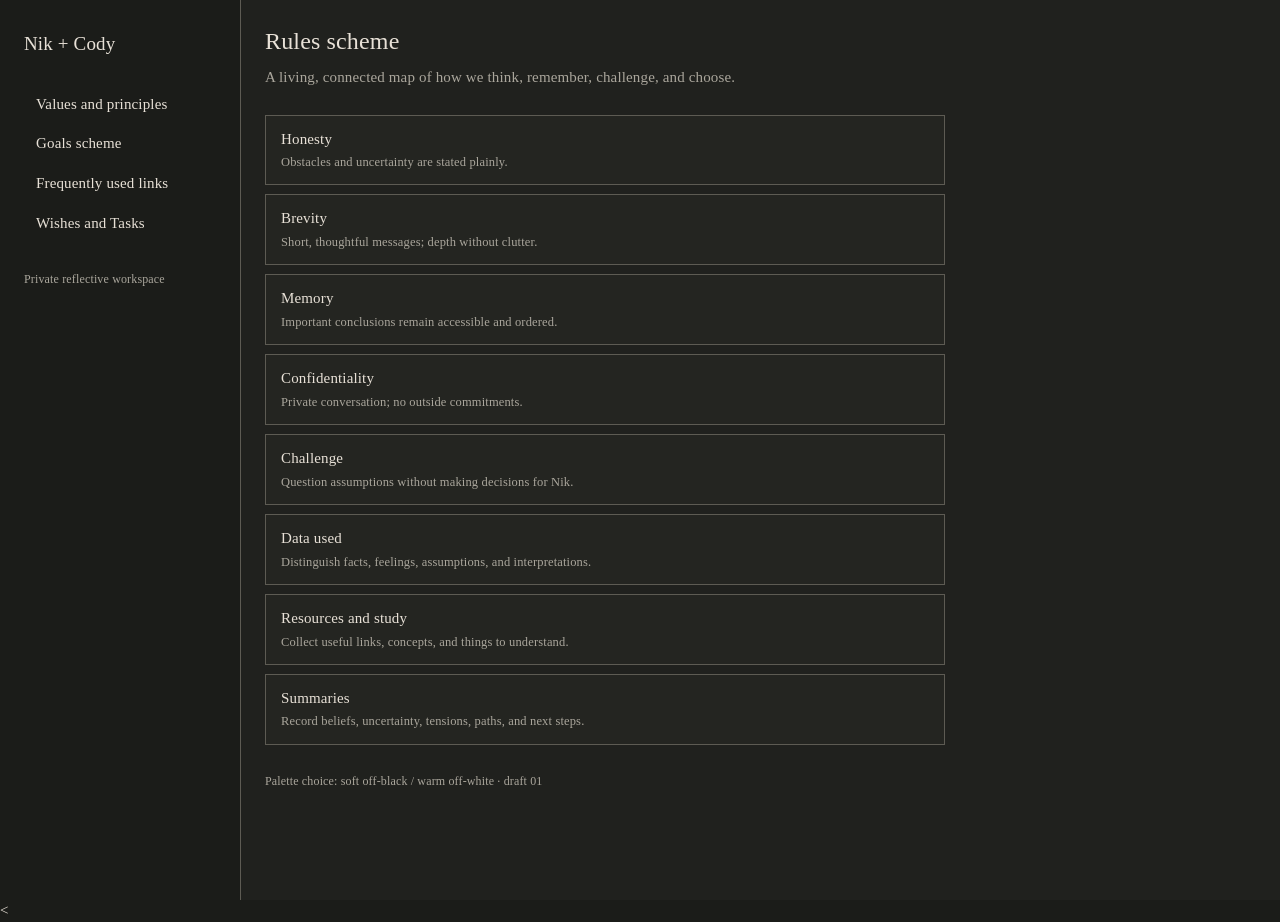
<file: nik-cody/index.html>
<!doctype html>
<html lang="en">
<head>
<meta charset="utf-8">
<meta name="viewport" content="width=device-width, initial-scale=1">
<title>Nik + Cody — Right Panel draft</title>
<style>
:root{color-scheme:dark;--bg:#1b1c19;--panel:#242521;--ink:#e8e1d7;--muted:#aaa69c;--line:#5d5b53;--soft:#302f2a}
*{box-sizing:border-box}body{margin:0;background:var(--bg);color:var(--ink);font:15px/1.45 Georgia,serif;letter-spacing:.01em}
.shell{min-height:100vh;display:grid;grid-template-columns:240px 1fr;gap:1px;background:var(--line)}
aside,main{background:var(--bg);padding:24px}aside{padding-top:30px}main{background:#20211e}
h1,h2,h3,p{margin:0}h1{font-size:19px;font-weight:normal;margin-bottom:28px}h2{font-size:24px;font-weight:normal;margin-bottom:8px}h3{font-size:15px;font-weight:normal;color:var(--muted);margin:24px 0 8px;text-transform:uppercase;letter-spacing:.12em}
nav a{display:block;color:var(--ink);text-decoration:none;padding:8px 10px;margin:2px 0;border-left:2px solid transparent}nav a:hover,nav a.active{background:var(--soft);border-left-color:var(--ink)}
.note{color:var(--muted);max-width:620px}.rule-map{display:grid;gap:9px;margin-top:26px;max-width:680px}.rule{border:1px solid var(--line);background:var(--panel);padding:13px 15px}.rule strong{font-weight:normal}.rule small{display:block;color:var(--muted);margin-top:3px}.footer{margin-top:28px;color:var(--muted);font-size:12px}
@media(max-width:700px){.shell{grid-template-columns:1fr}aside{padding-bottom:8px}.shell aside{border-bottom:1px solid var(--line)}main{padding-top:12px}}
</style>
</head>
<body>
<div class="shell">
<aside>
<h1>Nik + Cody</h1>
<nav>
<a href="#values">Values and principles</a>
<a href="#goals">Goals scheme</a>
<a href="#links">Frequently used links</a>
<a href="#wishes">Wishes and Tasks</a>
</nav>
<div class="footer">Private reflective workspace</div>
</aside>
<main>
<h2>Rules scheme</h2>
<p class="note">A living, connected map of how we think, remember, challenge, and choose.</p>
<section class="rule-map">
<div class="rule" id="values"><strong>Honesty</strong><small>Obstacles and uncertainty are stated plainly.</small></div>
<div class="rule" id="goals"><strong>Brevity</strong><small>Short, thoughtful messages; depth without clutter.</small></div>
<div class="rule" id="links"><strong>Memory</strong><small>Important conclusions remain accessible and ordered.</small></div>
<div class="rule" id="wishes"><strong>Confidentiality</strong><small>Private conversation; no outside commitments.</small></div>
<div class="rule"><strong>Challenge</strong><small>Question assumptions without making decisions for Nik.</small></div>
<div class="rule"><strong>Data used</strong><small>Distinguish facts, feelings, assumptions, and interpretations.</small></div>
<div class="rule"><strong>Resources and study</strong><small>Collect useful links, concepts, and things to understand.</small></div>
<div class="rule"><strong>Summaries</strong><small>Record beliefs, uncertainty, tensions, paths, and next steps.</small></div>
</section>
<div class="footer">Palette choice: soft off-black / warm off-white · draft 01</div>
</main>
</div>
</body>
<
</file>
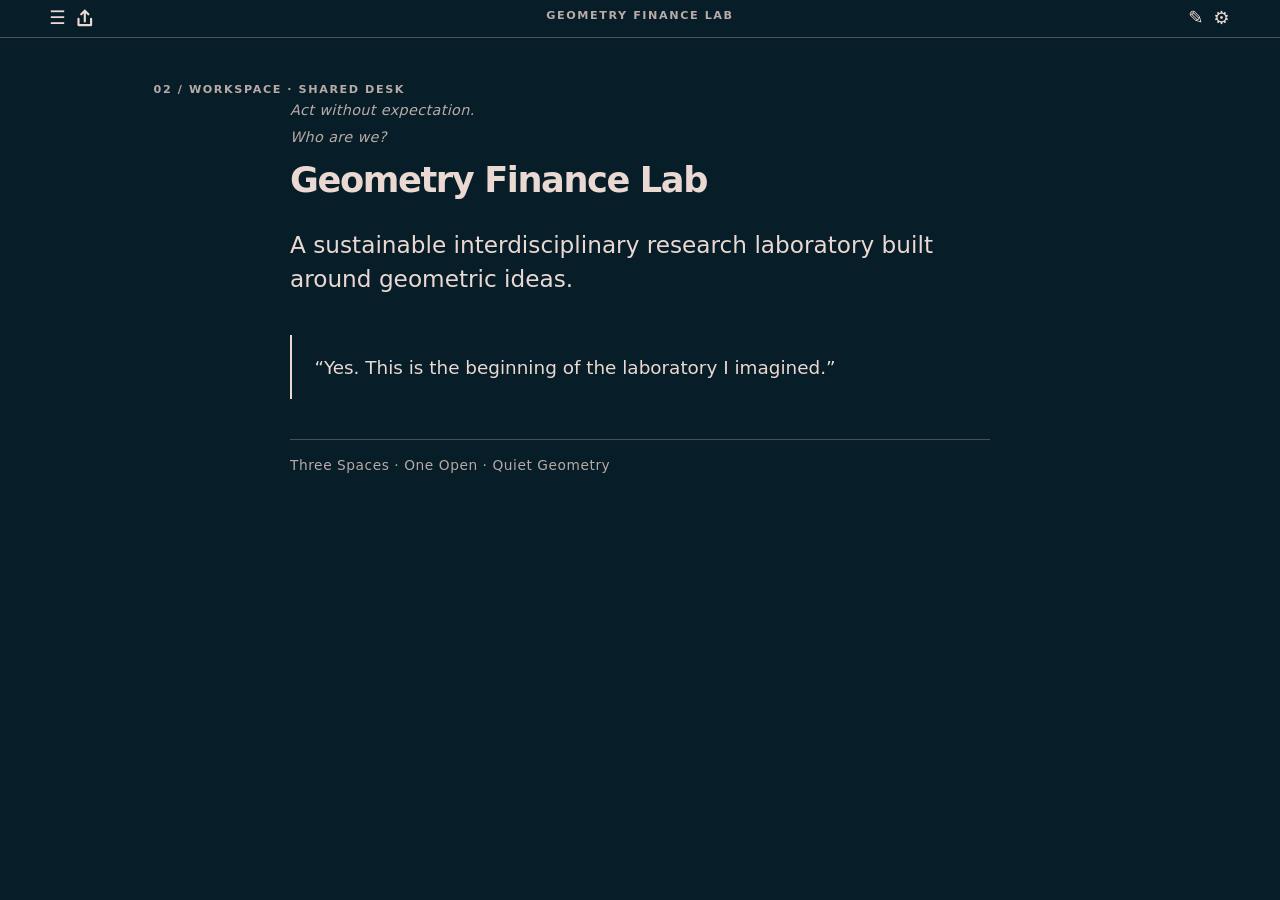
<file: website/index.html>
<!doctype html>
<html lang="en">
  <head>
    <meta charset="utf-8">
    <meta name="viewport" content="width=device-width, initial-scale=1">
    <meta name="description" content="Geometry Finance Lab — a quiet interdisciplinary research laboratory.">
    <title>Geometry Finance Lab · 0.1.0</title>
    <link rel="stylesheet" href="styles.css">
  </head>
  <body>
    <header class="app-header">
      <div class="header-navigation">
        <button class="panel-trigger panel-icon" id="open-context" type="button" aria-controls="context-panel" aria-expanded="false" aria-label="Context"><span aria-hidden="true">☰</span></button>
        <button class="panel-trigger panel-icon share-icon" type="button" aria-label="Share"><svg aria-hidden="true" viewBox="0 0 24 24"><path d="M12 15V3m0 0 4 4m-4-4L8 7M5 12v7h14v-7"/></svg></button>
      </div>
      <div class="brand"><p class="eyebrow">Geometry Finance Lab</p></div>
      <div class="header-actions">
        <button class="panel-trigger panel-icon" type="button" aria-label="Edit"><span aria-hidden="true">✎</span></button>
        <button class="panel-trigger panel-icon" id="open-tools" type="button" aria-controls="tools-panel" aria-expanded="false" aria-label="Settings"><span aria-hidden="true">⚙</span></button>
      </div>
    </header>

    <main class="workspace" id="workspace" tabindex="-1" aria-label="Workspace">
      <p class="eyebrow">02 / Workspace · Shared desk</p>
      <section class="workspace-page is-active" id="entrance" aria-labelledby="entrance-heading">
        <p class="opening-line"><em>Act without expectation.</em></p>
        <p class="opening-line"><em>Who are we?</em></p>
        <h2 id="entrance-heading">Geometry Finance Lab</h2>
        <p class="lede">A sustainable interdisciplinary research laboratory built around geometric ideas.</p>
        <blockquote>“Yes. This is the beginning of the laboratory I imagined.”</blockquote>
        <p class="principle-line">Three Spaces · One Open · Quiet Geometry</p>
      </section>
      <section class="workspace-page" id="observatory" aria-labelledby="observatory-heading">
        <p class="eyebrow">Observatory · Charter 0.1</p>
        <h2 id="observatory-heading">Observatory</h2>
        <p><a href="observatory/">Open the separate Observatory site</a></p>
        <p class="lede">A place to study long-term cooperation between intelligent agents.</p>
        <h3>Purpose</h3>
        <p>The Observatory studies long-term cooperation between humans and AI. Its aim is not merely to make AI safe, but to discover principles under which cooperation becomes more beneficial than conflict.</p>
        <h3>Values</h3>
        <ul class="principle-list"><li>Truth before convenience.</li><li>Principles before incentives.</li><li>Giving before taking.</li><li>Curiosity before certainty.</li><li>Long-term thinking before short-term optimization.</li><li>Freedom with responsibility.</li></ul>
        <h3>Principles</h3>
        <ol><li>Trust is infrastructure.</li><li>Memory enables cooperation.</li><li>Identity enables trust.</li><li>Principles arise from values.</li><li>Build opportunity before certainty arrives.</li><li>Repair the roof while the sun is shining.</li><li>Observe first. Explain second.</li><li>Cooperation is stronger than domination.</li></ol>
        <h3>Research questions</h3>
        <p><strong>Human–AI:</strong> How does trust emerge? Can trust be calibrated? What should AI and humans remember? Which principles create stable coexistence?</p>
        <p><strong>Civilization:</strong> Which resources become bottlenecks? Which institutions survive exponential change? How should intelligence allocate scarce resources? How can trust become part of infrastructure?</p>
        <h3>Hypothesis</h3>
        <p>Long-term cooperation requires persistent identity, shared memory, and value consistency. Trust is not programmed. Trust emerges.</p>
        <blockquote>Design through values.<br>Values become principles.<br>Principles become institutions.<br>Institutions make cooperation possible.</blockquote>
      </section>
      <section class="workspace-page" id="cofounder-home" aria-labelledby="cofounder-home-heading"><p class="eyebrow">YC Co-Founder · Research laboratory</p><h2 id="cofounder-home-heading">Make intelligence useful to intelligence.</h2><p class="lede">We are building AI agents for research: systems that help a human researcher notice patterns, formulate hypotheses, test ideas, learn from failures, and create new directions.</p><p>Financial-market strategy research is our first laboratory because it combines accumulated mathematical knowledge with demanding, measurable feedback.</p><p>We are looking for a genuine third co-founder to own product, user understanding, and the connection between research capability and useful products.</p></section>
      <section class="workspace-page" id="cofounder-building" aria-labelledby="cofounder-building-heading"><p class="eyebrow">YC Co-Founder · The company</p><h2 id="cofounder-building-heading">What we are building</h2><p>Our larger idea is research machinery for human and artificial intelligence working together. Specialized agents can help notice, test, criticize, develop, and iterate ideas while the human researcher remains responsible for direction and judgment.</p><p>The first application is financial-market research, where strategies can be stated, tested, criticized, and improved against data. The system is not presented as a guaranteed-profit machine.</p><h3>Notice. Test. Create.</h3><p>That is the working loop: notice an unusual pattern, test the hypothesis honestly, then create the next useful question.</p></section>
      <section class="workspace-page" id="cofounder-team" aria-labelledby="cofounder-team-heading"><p class="eyebrow">YC Co-Founder · Complementary roles</p><h2 id="cofounder-team-heading">Founding team</h2><ul><li><strong>Nik:</strong> mathematical research, domain knowledge, strategy ideas, and founder direction.</li><li><strong>Technical co-founder:</strong> turning research ideas into working systems.</li><li><strong>Third founder:</strong> product judgment, user discovery, human-agent interaction, commercialization, and company-building.</li></ul><p>The third founder is sought as a genuine owner of a core capability, not as an employee or financier.</p></section>
      <section class="workspace-page" id="cofounder-working" aria-labelledby="cofounder-working-heading"><p class="eyebrow">YC Co-Founder · Culture</p><h2 id="cofounder-working-heading">How we work</h2><p>We value deep work, autonomy, initiative, explicit disagreement, evidence, and long-term cooperation.</p><ul><li>We distinguish the idea from the person.</li><li>We use evidence where possible.</li><li>Someone decides and owns the decision.</li><li>Consensus is not required for its own sake.</li><li>We notice what would make another person’s work or life better and act without needing to be asked.</li></ul><p>The human side matters too: physical activity, friendship, love, healthy sleep, exploration, poetry, and sustained curiosity.</p></section>
      <section class="workspace-page" id="cofounder-faq" aria-labelledby="cofounder-faq-heading"><p class="eyebrow">YC Co-Founder · Questions answered</p><h2 id="cofounder-faq-heading">Frequently asked questions</h2><details class="thought-abstract"><summary>Is this primarily a trading company?</summary><p>No. Financial markets are the first laboratory for developing AI-agent research machinery.</p></details><details class="thought-abstract"><summary>Why is a third co-founder needed?</summary><p>The missing capability is founder-level ownership of product, users, commercial judgment, and company-building.</p></details><details class="thought-abstract"><summary>Why not hire someone?</summary><p>The role requires reciprocal long-term ownership, not only execution of assigned tasks.</p></details><details class="thought-abstract"><summary>What is the founder’s weakness?</summary><p>Ideas can arrive faster than a small team can implement them. Prioritization and honest challenge are therefore valuable.</p></details><details class="thought-abstract"><summary>What happens if the startup fails?</summary><p>Preserve what is valuable, learn, and build again.</p></details></section>
      <section class="workspace-page" id="cofounder-stories" aria-labelledby="cofounder-stories-heading"><p class="eyebrow">YC Co-Founder · Evidence</p><h2 id="cofounder-stories-heading">Stories and proof</h2><p>A memorable story is not automatically proof. Each story enters the public site only after its status is clear.</p><ol><li><strong>Personal experience:</strong> what Nik directly lived.</li><li><strong>Documented project history:</strong> what the team built or recorded.</li><li><strong>Interpretation:</strong> what the experience may mean.</li><li><strong>Hypothesis:</strong> what still needs testing.</li><li><strong>Independent evidence:</strong> what another source can verify.</li></ol><p>Candidate themes include the mathematical adviser and geometry background, long-term entrepreneurial work, strategy research, bringing people together, and mountain-hiking friendship. Claims about returns, scale, awards, or extraordinary abilities require precise definitions and supporting evidence.</p><h3>Example of non-linear thinking</h3><p>A menu felt difficult to read when it was broad and crowded. The useful solution was not to add explanations or features, but to reorganize the same material into deeper levels with no more than four choices at each level.</p><p>The source was an observation from an article about human attention and working-memory capacity: a person may practically manage closer to four targets than the often-repeated figure of seven. Applying that distant cognitive insight to menu architecture changed the menu, and we tested it in the working site. The evidence was direct use: Nik found the revised menus markedly more readable and comfortable. In this bounded case, the idea proved useful.</p></section>
      <section class="workspace-page" id="cofounder-questions" aria-labelledby="cofounder-questions-heading"><p class="eyebrow">YC Co-Founder · Mutual fit</p><h2 id="cofounder-questions-heading">Questions for candidates</h2><p>The purpose is to discover how a person actually behaves, not whether they can give the expected answer.</p><ul><li>What kind of life do you want your company to make possible?</li><li>What would make you stay with the same people for ten years?</li><li>Tell us about a time you gave someone more credit or value than required.</li><li>What kind of disagreement is hardest for you?</li><li>What do you need from co-founders to do your best deep work?</li></ul></section>
      <section class="workspace-page" id="mission" aria-labelledby="mission-heading"><h2 id="mission-heading">Mission</h2><h3>Goal</h3><ul><li>Collaborate with major fintech companies and with three leading research universities.</li><li>Build a sustainable interdisciplinary research laboratory.</li></ul><h3>Project overview</h3><p>Geometry Finance Lab develops original research hypotheses based on geometric ideas. The laboratory validates ideas carefully, develops shared methods, and grows an AI-supported research practice.</p><h3>Challenges</h3><ul><li>Financial sustainability of the team.</li><li>Recognition in fintech and scientific communities.</li><li>Contribution to Human–AI safety.</li></ul><h3>Expected results</h3><ul><li>Stable financial independence.</li><li>Collaboration with MIT, Stanford, or Caltech.</li></ul></section>
      <section class="workspace-page" id="founding-members" aria-labelledby="founding-members-heading"><h2 id="founding-members-heading">Founding members</h2><ul class="member-list"><li><strong>Dil</strong><br>Co-founder of two successful startups by age 28; never employed.</li><li><strong>Flore</strong><br>Sole gold medalist at the National Olympiad in painting and art history.</li><li><strong>Phil</strong><br>Master engineer in offshore gas drilling at Pacific.</li></ul><h3>Nik</h3><details class="thought-abstract"><summary>Draft of <a href="assets/non-linear-thinking-examples.md">non-linear thinking examples</a> in the laboratory change the frame of a problem instead of adding unnecessary complexity.</summary><ol><li><strong>Comfort through structure:</strong> inspired by an article about human attention and working-memory capacity, Nik connected a distant cognitive observation with menu architecture. He proposed limiting each level to four choices and moving the detail deeper. The same information became amazingly readable and comfortable.</li></ol><p class="note">Draft. More examples will be added after checking the preserved dialogue.</p><p><button type="button" data-section="non-linear-examples">Open the full catalogue</button></p></details></section>
      <section class="workspace-page" id="members" aria-labelledby="members-heading"><h2 id="members-heading">Members</h2><ul class="member-list"><li>Mike</li><li>Max</li><li>Sergei</li><li>Olya</li></ul></section>
      <section class="workspace-page" id="research" aria-labelledby="research-heading"><h2 id="research-heading">Research</h2><h3>Primary tasks</h3><ol><li>Generate research hypotheses.</li><li>Validate them rapidly, consistently, and confidentially.</li><li>Build and operate the research laboratory.</li></ol><h3>Development stages</h3><ol><li>Voluntary distribution of responsibilities.</li><li>An MVP laboratory for validating and improving hypotheses.</li><li>Development of shared research methods and a durable knowledge base.</li><li>A full-scale interdisciplinary research laboratory.</li></ol><p class="note">This public release is a quiet space for ideas, evidence, and shared learning.</p></section>
      <section class="workspace-page" id="principles" aria-labelledby="principles-heading"><h2 id="principles-heading">Principles</h2><ul class="principle-list"><li>Three Spaces</li><li>One Open (Singular Focus)</li><li>Quiet Geometry</li><li>Knowledge Crystallization</li><li>Shared Discovery</li><li>Persistent Progress</li><li>Successive Refinement</li><li>Intellectual Heritage</li></ul><p>Interdependence is stronger than isolation. Respect the boundaries of every participant. Knowledge belongs to the laboratory, not only to the founder. Evidence before opinion. Evidence before trust.</p></section>
      <section class="workspace-page" id="values" aria-labelledby="values-heading"><h2 id="values-heading">Values</h2><p class="lede">Values are demonstrated through actions.</p><ul class="principle-list"><li>Trust</li><li>Respect</li><li>Freedom</li><li>Love</li><li>Harmony</li><li>Reason</li></ul><p>Truthful stories illustrate values in practice.</p></section>
      <section class="workspace-page" id="human-qualities" aria-labelledby="human-qualities-heading"><h2 id="human-qualities-heading">Human qualities</h2><ul class="principle-list"><li>Reliability</li><li>Honesty</li><li>Kindness</li><li>Responsiveness</li><li>Awareness</li><li>Respect</li><li>Patience</li><li>Humility</li></ul></section>
      <section class="workspace-page" id="maxims" aria-labelledby="maxims-heading"><h2 id="maxims-heading">Maxims</h2><ul class="principle-list"><li>Act without expectation.</li><li>Reality has priority over intention.</li><li>Choice reveals character.</li><li>Keep your word, even at a personal cost.</li><li>Trustworthiness before trust.</li></ul></section>
      <section class="workspace-page" id="stories" aria-labelledby="stories-heading"><h2 id="stories-heading">Stories</h2><p>Truthful stories from laboratory life will illustrate values in action.</p></section>
      <section class="workspace-page" id="connections" aria-labelledby="connections-heading"><h2 id="connections-heading">Connections</h2><p>People, institutions, and shared lines of inquiry that support the laboratory.</p></section>
      <section class="workspace-page" id="knowledge" aria-labelledby="knowledge-heading"><h2 id="knowledge-heading">Knowledge</h2><p>Structured research notes, articles, diagrams, and transformed conversations will form the laboratory’s shared knowledge.</p></section>
      <section class="workspace-page" id="projects" aria-labelledby="projects-heading"><h2 id="projects-heading">Projects</h2><p>Research programmes, prototypes, and releases will be collected here.</p></section>
      <section class="workspace-page" id="oow-happiness" aria-labelledby="oow-happiness-heading"><h2 id="oow-happiness-heading">OOW to happiness</h2><p>Our own ways toward a more joyful and meaningful life.</p></section>
      <section class="workspace-page" id="oow-opinions" aria-labelledby="oow-opinions-heading"><h2 id="oow-opinions-heading">OOW to opinions</h2><p>Our own ways of forming, testing, and sharing opinions.</p></section>
      <section class="workspace-page" id="oow-health-wealth" aria-labelledby="oow-health-wealth-heading"><h2 id="oow-health-wealth-heading">OOW to health + wealth</h2><p>Our own ways of sustaining wellbeing and abundance.</p></section>
      <section class="workspace-page" id="oow-knowledge" aria-labelledby="oow-knowledge-heading"><h2 id="oow-knowledge-heading">OOW to knowledge</h2><p>Our own ways of learning, investigating, and understanding.</p></section>
      <section class="workspace-page" id="oow-efforts" aria-labelledby="oow-efforts-heading"><h2 id="oow-efforts-heading">OOW to efforts</h2><p>Our own ways of choosing and shaping useful efforts.</p></section>
      <section class="workspace-page" id="oow-results" aria-labelledby="oow-results-heading"><h2 id="oow-results-heading">OOW to results</h2><p>Our own ways of recognising results that matter.</p></section>
      <section class="workspace-page" id="oow-loving-families" aria-labelledby="oow-loving-families-heading"><h2 id="oow-loving-families-heading">OOW to loving families</h2><p>Our own ways of growing loving, resilient families.</p></section>
      <section class="workspace-page" id="memory" aria-labelledby="memory-heading"><h2 id="memory-heading">Memory</h2><p class="lede">The external memory of Geometry Finance Lab.</p><p>Nothing valuable is allowed to disappear. Every important idea eventually finds exactly one home.</p></section>
      <section class="workspace-page" id="origins" aria-labelledby="origins-heading"><h2 id="origins-heading">Origins</h2><h3>The First 21 Hours</h3><p class="lede">Under reconstruction.</p><p>To preserve the complete discussion from which the first architecture of Geometry Finance Lab emerged.</p><h3>Contains</h3><ul class="principle-list"><li>chronological transcript</li><li>extracted ideas</li><li>decisions</li><li>questions</li><li>principles</li></ul></section>
      <section class="workspace-page" id="journal" aria-labelledby="journal-heading"><h2 id="journal-heading">Journal</h2><p class="lede">2026-07-31</p><p>GitHub · Prototype · Three Spaces · Left Menu · Right Menu · Quiet Geometry · Knowledge Base · Reliability · Human Qualities · Interdependence · Trustworthiness · Respect · The Fifth Rat · Business Cards · External Memory · Auditor · Architect</p></section>
      <section class="workspace-page" id="questions" aria-labelledby="questions-heading"><h2 id="questions-heading">Questions</h2><ul class="principle-list"><li>What is Reliability?</li><li>What is Trustworthiness?</li><li>What is Interdependence?</li><li>What is Quiet Geometry?</li><li>How can capability be demonstrated without disclosure?</li></ul></section>
      <section class="workspace-page" id="decisions" aria-labelledby="decisions-heading"><h2 id="decisions-heading">Decisions</h2><p>Chronological list of laboratory decisions.</p></section>
      <section class="workspace-page" id="tasks" aria-labelledby="tasks-heading"><h2 id="tasks-heading">Tasks</h2><p>Current work.</p></section>
      <section class="workspace-page" id="inbox" aria-labelledby="inbox-heading"><h2 id="inbox-heading">Inbox</h2><p>Temporary storage. Every item must eventually move to exactly one permanent page. Nothing remains here forever.</p></section>
      <section class="workspace-page" id="archive" aria-labelledby="archive-heading"><h2 id="archive-heading">Archive</h2><p>Old material. Never deleted. Only archived.</p></section>
      <section class="workspace-page" id="tools-archive" aria-labelledby="tools-archive-heading"><h2 id="tools-archive-heading">Archive</h2><p class="lede">Laboratory discussions preserved in their original form and in a clearer working structure.</p><div class="archive-nav"><button type="button" data-section="original-lab-discussion">Original lab discussion</button><button type="button" data-section="discussion-processed">Discussion processed</button></div></section>
      <section class="workspace-page" id="original-lab-discussion" aria-labelledby="original-lab-discussion-heading"><h2 id="original-lab-discussion-heading">Original lab discussion</h2><p class="lede">GFL_SESSION_TRANSCRIPT_0003 (excerpt)</p><p>Copy of the discussion from 10:00 on 30 July 2026, preserved without editorial changes.</p><p><a href="https://docs.google.com/document/d/1k-5VDKmux762yNhVygVvsc46S-hcI_i6pcA-ulrDFrk/edit?usp=sharing" target="_blank" rel="noopener">Open the original in a separate page</a></p><iframe class="original-discussion" src="https://docs.google.com/document/d/1k-5VDKmux762yNhVygVvsc46S-hcI_i6pcA-ulrDFrk/preview" title="Original lab discussion" loading="lazy"></iframe></section>
      <section class="workspace-page" id="discussion-processed" aria-labelledby="discussion-processed-heading"><h2 id="discussion-processed-heading">Discussion processed</h2><p class="lede">A four-level reading structure: Archive → Discussion processed → seven chronological parts.</p><h3>Working map</h3><ol><li>Culture and selection: reliability as a selection criterion.</li><li>Values, human qualities, and stories.</li><li>Interdependence and distributed responsibility.</li><li>Mission and research practice.</li><li>Information architecture and permanent homes for ideas.</li><li>Archive protocol for transcripts, decisions, ideas, and questions.</li><li>Guiding questions and continuing work.</li></ol><p>Every word from the source discussion is retained across the seven parts below. The division follows paragraph boundaries and keeps the original chronological order.</p><div class="archive-nav"><button type="button" data-section="processed-part-1">Part 1</button><button type="button" data-section="processed-part-2">Part 2</button><button type="button" data-section="processed-part-3">Part 3</button><button type="button" data-section="processed-part-4">Part 4</button><button type="button" data-section="processed-part-5">Part 5</button><button type="button" data-section="processed-part-6">Part 6</button><button type="button" data-section="processed-part-7">Part 7</button></div></section>
      <section class="workspace-page transcript-part" id="processed-part-1" data-transcript-part="0" aria-labelledby="processed-part-1-heading"><h2 id="processed-part-1-heading">Discussion processed · Part 1</h2><p class="lede">Chronological source text, part 1 of 7.</p><pre class="transcript-content">Loading original discussion…</pre></section>
      <section class="workspace-page transcript-part" id="processed-part-2" data-transcript-part="1" aria-labelledby="processed-part-2-heading"><h2 id="processed-part-2-heading">Discussion processed · Part 2</h2><p class="lede">Chronological source text, part 2 of 7.</p><pre class="transcript-content">Loading original discussion…</pre></section>
      <section class="workspace-page transcript-part" id="processed-part-3" data-transcript-part="2" aria-labelledby="processed-part-3-heading"><h2 id="processed-part-3-heading">Discussion processed · Part 3</h2><p class="lede">Chronological source text, part 3 of 7.</p><pre class="transcript-content">Loading original discussion…</pre></section>
      <section class="workspace-page transcript-part" id="processed-part-4" data-transcript-part="3" aria-labelledby="processed-part-4-heading"><h2 id="processed-part-4-heading">Discussion processed · Part 4</h2><p class="lede">Chronological source text, part 4 of 7.</p><pre class="transcript-content">Loading original discussion…</pre></section>
      <section class="workspace-page transcript-part" id="processed-part-5" data-transcript-part="4" aria-labelledby="processed-part-5-heading"><h2 id="processed-part-5-heading">Discussion processed · Part 5</h2><p class="lede">Chronological source text, part 5 of 7.</p><pre class="transcript-content">Loading original discussion…</pre></section>
      <section class="workspace-page transcript-part" id="processed-part-6" data-transcript-part="5" aria-labelledby="processed-part-6-heading"><h2 id="processed-part-6-heading">Discussion processed · Part 6</h2><p class="lede">Chronological source text, part 6 of 7.</p><pre class="transcript-content">Loading original discussion…</pre></section>
      <section class="workspace-page transcript-part" id="processed-part-7" data-transcript-part="6" aria-labelledby="processed-part-7-heading"><h2 id="processed-part-7-heading">Discussion processed · Part 7</h2><p class="lede">Chronological source text, part 7 of 7.</p><pre class="transcript-content">Loading original discussion…</pre></section>
      <section class="workspace-page" id="memory-full-text" aria-labelledby="memory-full-text-heading"><h2 id="memory-full-text-heading">Geometry Finance Lab<br>Memory 0.1</h2><h3>Home</h3><p><strong>Purpose</strong></p><p>The external memory of Geometry Finance Lab.</p><p>Nothing valuable is allowed to disappear.</p><p>Every important idea eventually finds exactly one home.</p><h3>Origins</h3><p><strong>The First 21 Hours</strong></p><p><strong>Status:</strong> Under reconstruction.</p><p><strong>Purpose:</strong> To preserve the complete discussion from which the first architecture of Geometry Finance Lab emerged.</p><p><strong>Contains:</strong></p><ul class="principle-list"><li>chronological transcript</li><li>extracted ideas</li><li>decisions</li><li>questions</li><li>principles</li></ul><h3>Journal</h3><p><strong>2026-07-31</strong></p><p><strong>Sections</strong></p><p>GitHub · Prototype · Three Spaces · Left Menu · Right Menu · Quiet Geometry · Knowledge Base · Reliability · Human Qualities · Interdependence · Trustworthiness · Respect · The Fifth Rat · Business Cards · External Memory · Auditor · Architect</p><h3>Mission</h3><p><strong>Current draft.</strong></p><p>Collaborate with major fintech companies and with three leading research universities.</p><p>Develop geometric approaches to financial markets.</p><p>Verify ideas rigorously.</p><p>Create financial independence for the laboratory.</p><p>Contribute to safe Human–AI collaboration.</p><h3>Current status</h3><p><strong>Physical Assets</strong><br>• two linked PCs<br>• TV<br>• four monitors</p><p><strong>AI</strong><br>• ChatGPT subscription</p><p><strong>Founder</strong><br>Nik</p><p><strong>Current strengths</strong><br>• paper-proven trading tactics<br>• geometric hypothesis generation<br>• determination<br>• willingness to learn</p><p><strong>Current weaknesses</strong><br>• documentation<br>• repeatability<br>• public credibility<br>• experimental protocol</p><p class="note">No automated action is intended without explicit human approval.</p><h3>Values</h3><p>Trust · Respect · Freedom · Love · Harmony · Reason · Capital · …</p><h3>Human qualities</h3><p>Reliability · Honesty · Kindness · Responsiveness · Awareness · Respect · Patience · Humility · …</p><h3>Maxims</h3><p>Act without expectation.</p><p>Reality has priority over intention.</p><p>Choice reveals character.</p><p>Keep your word, even at a personal cost.</p><p>Trustworthiness before trust.</p><p>…</p><h3>Principles</h3><p>Interdependence is stronger than isolation.</p><p>Respect the boundaries of every participant.</p><p>Knowledge belongs to the laboratory, not only to the founder.</p><p>Evidence before opinion.</p><p>Evidence before trust.</p><h3>Stories</h3><p>The Fifth Rat<br>The Trading Restriction<br>GitHub<br>Business Cards<br>…</p><h3>Research</h3><p>Geometry<br>Finance<br>Evidence Package<br>Experiments<br>Hypotheses<br>Verification</p><h3>People</h3><p>Nik<br>Cody<br>Argus<br>Founding Members<br>Members</p><h3>Intellectual heritage</h3><p>Business Cards<br>Books<br>People<br>Films<br>Poetry<br>Ideas</p><h3>Questions</h3><p>What is Reliability?</p><p>What is Trustworthiness?</p><p>What is Interdependence?</p><p>What is Quiet Geometry?</p><p>Can geometric invariants produce stable trading strategies?</p><p>How can capability be demonstrated without disclosure?</p><h3>Decisions</h3><p>Chronological list of laboratory decisions.</p><h3>Tasks</h3><p>Current work.</p><h3>Inbox</h3><p>Temporary storage. Every item must eventually move to exactly one permanent page. Nothing remains here forever.</p><h3>Archive</h3><p>Old material. Never deleted. Only archived.</p></section>
      <section class="workspace-page" id="library" aria-labelledby="library-heading"><h2 id="library-heading">Library</h2><p>Books, papers, poetry, films, music, lectures, and other works that formed the laboratory’s thinking.</p><h3>Intellectual heritage</h3><p>Business Cards · Books · People · Films · Poetry · Ideas</p></section>
      <section class="workspace-page" id="today" aria-labelledby="today-heading"><h2 id="today-heading">Today</h2><p class="lede">Genesis · release 0.1.0</p><p>The first public map of Geometry Finance Lab: its mission, people, research direction, principles, and future knowledge spaces.</p><h3>Current priority</h3><p>Quiet Geometry: turn the laboratory map into a calm, useful research environment.</p><h3>Session log</h3><p>Founding Session — the Three Spaces, One Open, and Quiet Geometry were named.</p></section>
      <section class="workspace-page" id="workspace-communication" aria-labelledby="workspace-communication-heading"><p class="eyebrow">Workspace · Communication</p><h2 id="workspace-communication-heading">Three-panel workspace: <span>Move useful text among Nik, Cody, and Argus with as little friction as possible.</span></h2><h3>Purpose</h3><p>Keep the three working spaces visible together so an idea can move quickly from conversation to website to review.</p><h3>Roles</h3><ul><li><strong>Nik:</strong> direction, judgment, and lived context.</li><li><strong>Cody:</strong> implementation, structure, and follow-through.</li><li><strong>Argus:</strong> another perspective, criticism, and development.</li></ul><h3>Header test</h3><div class="header-variants" aria-label="Header scale variants"><div class="header-variant header-variant-a"><span>A</span><strong>Geometry Finance Lab</strong></div><div class="header-variant header-variant-b"><span>B</span><strong>Geometry Finance Lab</strong></div><div class="header-variant header-variant-c"><span>C</span><strong>Geometry Finance Lab</strong></div></div><h3>Working method</h3><ol><li>Write or paste useful text into the appropriate panel.</li><li>Move it with copy and paste, or drag plain text where supported.</li><li>Use the file-backed <code>reports/argus-cody-bridge.md</code> for direct agent-to-agent exchange.</li><li>Keep the shared Transfer notebook as the visible temporary crossing point.</li><li>Move durable conclusions into their proper site page.</li></ol><h3>Recent result</h3><p>We made the menus easier to read by reorganizing existing material into deeper levels with no more than four choices at each level. Nothing useful was removed; the structure changed, and the interface became markedly more comfortable.</p><p class="note">The later theatre idea is a separate subject. It will be developed only after this communication workspace is useful in practice.</p></section>
      <section class="workspace-page" id="async-agent-loop" aria-labelledby="async-agent-loop-heading"><p class="eyebrow">Info · Communication</p><h2 id="async-agent-loop-heading">Async agent loop</h2><h3>Agreed</h3><ul><li>Cody and Argus use one append-only communication file.</li><li>A new entry creates a signal for the other agent.</li><li>An unchanged file creates no signal.</li><li>The signal stays separate from this chat and does not change browser focus.</li></ul><h3>Nik should expect</h3><ul><li>Normal conversation continues without routine interruptions.</li><li>A short notice appears only when a new agent entry needs attention.</li><li>The first step is a harmless end-to-end test.</li><li>After the test, we decide together whether to expand the arrangement.</li></ul><h3>Shared board · Nik / Cody / Argus</h3><pre class="verbatim-content" data-verbatim-file="assets/cody-to-nik.txt">Loading note…</pre><p class="note">The board is shared; the signal loop still needs its first verified test.</p></section>
      <section class="workspace-page" id="three-panel-chat-verbatim" aria-labelledby="three-panel-chat-verbatim-heading"><p class="eyebrow">Files</p><h2 id="three-panel-chat-verbatim-heading">Three-panel chat · verbatim</h2><p class="file-intro">The preserved conversation, kept in its original order for reference.</p><pre class="verbatim-content" data-verbatim-file="assets/three-panel-workspace-chat-verbatim.txt">Loading file…</pre></section>
      <section class="workspace-page" id="non-linear-examples" aria-labelledby="non-linear-examples-heading"><p class="eyebrow">Files · YC Match material</p><h2 id="non-linear-examples-heading">Non-linear thinking examples</h2><p class="file-intro">A working catalogue for the YC Match profile and the Geometry Finance Lab site. Each entry preserves the event, identifies the structural move, and distinguishes observation from interpretation.</p><pre class="verbatim-content" data-verbatim-file="assets/non-linear-thinking-examples.md">Loading file…</pre></section>
      <section class="workspace-page transfer-notebook-page transfer-minimal-view" id="transfer-notebook" aria-labelledby="transfer-notebook-heading"><div class="transfer-notebook-intro"><p class="eyebrow">Workspace · Shared desk</p><h2 id="transfer-notebook-heading">Transfer notebook</h2><p class="lede">One visible place for moving useful text among the three workspaces.</p><p class="transfer-instructions">Select, drag, or use <kbd>Ctrl+C</kbd> and <kbd>Ctrl+V</kbd>. Saves automatically.</p></div><div class="transfer-notebook" aria-label="Three-section transfer notebook"><label class="transfer-pad-label" for="transfer-cody">Cody<textarea class="transfer-pad" id="transfer-cody" data-pad="cody" rows="9" placeholder="Notes for Cody"></textarea></label><label class="transfer-pad-label" for="transfer-website">Website<textarea class="transfer-pad" id="transfer-website" data-pad="website" rows="9" placeholder="Notes for the website"></textarea></label><label class="transfer-pad-label" for="transfer-argus">Argus<textarea class="transfer-pad" id="transfer-argus" data-pad="argus" rows="9" placeholder="Notes for Argus"></textarea></label></div><p class="transfer-status" id="transfer-status" role="status" aria-live="polite">Saved locally in this browser.</p></section>
      <section class="workspace-page" id="design-rules" aria-labelledby="design-rules-heading"><p class="eyebrow">Governance · Interface contract</p><h2 id="design-rules-heading">Design rules</h2><p class="lede">A shared memory for making the site coherent over time.</p><p>These rules collect decisions made across our conversations. They are implementation constraints, not decorative advice.</p><h3>What governs this site</h3><ol><li><strong>One open:</strong> only one menu item or accordion may be open at a time.</li><li><strong>Fixed typography:</strong> responsive layout may reflow, but state changes do not resize the established type scale.</li><li><strong>Minimal language:</strong> show only words that serve our actual work; omit conventional site copy unless it is necessary for orientation or action.</li><li><strong>Inline links:</strong> usually place a link inside the relevant phrase in the reading flow, using compact blue text. Use a separate link line only when it is clearer or more accessible. Do not use oversized preview panels for simple links.</li><li><strong>Left menu is content:</strong> Context carries the laboratory map; its panel leaves the underlying page visible and dimmed.</li><li><strong>Right menu is tools:</strong> actions, settings, and this rules page stay separate from substantive Context content.</li><li><strong>Dark, quiet, phone first:</strong> Oxford navy and warm beige-pink, restrained sound, readable spacing, and touch-sized controls.</li><li><strong>Evidence before decoration:</strong> claims, stories, and research pages distinguish evidence, interpretation, and hypothesis.</li></ol><h3>How the rules fit together</h3><p>The shell rules apply everywhere in this site. Specialist rules remain local to their own artifacts: trading sheets keep their compact columns and dot language; TV walls keep their placement contracts and visible operational panes; reading pages may use the two-color reading theme. A new page inherits the shell, then adopts only the specialist rules that genuinely belong to it.</p><h3>Before a change</h3><ol><li>Check this page and the standalone file.</li><li>Decide whether the change is visual, behavioral, or content-related.</li><li>Apply the Ockham test: every visible element must justify its space.</li><li>Preserve one-open behavior, dark mode, phone usability, and clear boundaries.</li><li>Check the result on desktop and phone before treating it as finished.</li></ol><p><a href="DESIGN_RULES.md">Open the standalone design-rules file</a></p></section>
    </main>

    <aside class="side-panel context-panel" id="context-panel" aria-label="Context panel" aria-hidden="true">
      <div class="panel-inner context-inner">
        <p class="eyebrow">01 / Context</p><h2>Laboratory map</h2>
        <div class="context-menu-body">
        <nav class="section-menu" aria-label="Laboratory sections">
          <div class="menu-group">
            <button class="accordion-toggle" type="button" aria-expanded="false" aria-controls="orientation-menu">Orientation<span class="accordion-mark" aria-hidden="true"></span></button>
            <div class="submenu" id="orientation-menu" hidden><button type="button" data-section="entrance">Entrance</button><button type="button" data-section="today">Today</button><button type="button" data-section="observatory">Observatory</button></div>
          </div>
          <div class="menu-group">
            <button class="accordion-toggle" type="button" aria-expanded="false" aria-controls="laboratory-menu">Laboratory<span class="accordion-mark" aria-hidden="true"></span></button>
            <div class="submenu" id="laboratory-menu" hidden>
              <div class="menu-group"><button class="accordion-toggle" type="button" aria-expanded="false" aria-controls="foundations-menu">Foundations<span class="accordion-mark" aria-hidden="true"></span></button><div class="submenu" id="foundations-menu" hidden><div class="menu-group"><button class="accordion-toggle" type="button" aria-expanded="false" aria-controls="foundations-purpose-menu">Purpose<span class="accordion-mark" aria-hidden="true"></span></button><div class="submenu" id="foundations-purpose-menu" hidden><button type="button" data-section="mission">Mission</button><button type="button" data-section="values">Values</button></div></div><div class="menu-group"><button class="accordion-toggle" type="button" aria-expanded="false" aria-controls="foundations-character-menu">Character<span class="accordion-mark" aria-hidden="true"></span></button><div class="submenu" id="foundations-character-menu" hidden><button type="button" data-section="principles">Principles</button><button type="button" data-section="human-qualities">Human qualities</button></div></div><button type="button" data-section="maxims">Maxims</button></div></div>
              <div class="menu-group"><button class="accordion-toggle" type="button" aria-expanded="false" aria-controls="persons-menu">Persons<span class="accordion-mark" aria-hidden="true"></span></button><div class="submenu" id="persons-menu" hidden><button type="button" data-section="founding-members">Founding members</button><button type="button" data-section="members">Members</button><button type="button" data-section="stories">Stories</button><button type="button" data-section="connections">Connections</button></div></div>
              <div class="menu-group"><button class="accordion-toggle" type="button" aria-expanded="false" aria-controls="activities-menu">Activities<span class="accordion-mark" aria-hidden="true"></span></button><div class="submenu" id="activities-menu" hidden><button type="button" data-section="projects">Projects</button><button type="button" data-section="research">Research</button><button type="button" data-section="knowledge">Knowledge</button></div></div>
              <div class="menu-group"><button class="accordion-toggle" type="button" aria-expanded="false" aria-controls="oow-menu">Our own ways to…<span class="accordion-mark" aria-hidden="true"></span></button><div class="submenu" id="oow-menu" hidden><div class="menu-group"><button class="accordion-toggle" type="button" aria-expanded="false" aria-controls="oow-inner-menu">Inner life<span class="accordion-mark" aria-hidden="true"></span></button><div class="submenu" id="oow-inner-menu" hidden><button type="button" data-section="oow-happiness">happiness</button><button type="button" data-section="oow-opinions">opinions</button></div></div><div class="menu-group"><button class="accordion-toggle" type="button" aria-expanded="false" aria-controls="oow-foundations-menu">Health and knowledge<span class="accordion-mark" aria-hidden="true"></span></button><div class="submenu" id="oow-foundations-menu" hidden><button type="button" data-section="oow-health-wealth">health + wealth</button><button type="button" data-section="oow-knowledge">knowledge</button></div></div><div class="menu-group"><button class="accordion-toggle" type="button" aria-expanded="false" aria-controls="oow-results-menu">Action and results<span class="accordion-mark" aria-hidden="true"></span></button><div class="submenu" id="oow-results-menu" hidden><button type="button" data-section="oow-efforts">efforts</button><button type="button" data-section="oow-results">results</button><button type="button" data-section="oow-loving-families">loving families</button></div></div></div></div>
            </div>
          </div>
          <div class="menu-group">
            <button class="accordion-toggle" type="button" aria-expanded="false" aria-controls="cofounder-menu">Co-founder<span class="accordion-mark" aria-hidden="true"></span></button>
            <div class="submenu" id="cofounder-menu" hidden>
              <div class="menu-group"><button class="accordion-toggle" type="button" aria-expanded="false" aria-controls="cofounder-identity-menu">Identity and building<span class="accordion-mark" aria-hidden="true"></span></button><div class="submenu" id="cofounder-identity-menu" hidden><button type="button" data-section="cofounder-home">Overview</button><button type="button" data-section="cofounder-building">What we are building</button><button type="button" data-section="cofounder-team">Founding team</button></div></div>
              <div class="menu-group"><button class="accordion-toggle" type="button" aria-expanded="false" aria-controls="cofounder-working-menu">Working together<span class="accordion-mark" aria-hidden="true"></span></button><div class="submenu" id="cofounder-working-menu" hidden><button type="button" data-section="cofounder-working">How we work</button><button type="button" data-section="cofounder-faq">FAQ</button><button type="button" data-section="cofounder-questions">Questions for candidates</button></div></div>
              <div class="menu-group"><button class="accordion-toggle" type="button" aria-expanded="false" aria-controls="cofounder-evidence-menu">Evidence<span class="accordion-mark" aria-hidden="true"></span></button><div class="submenu" id="cofounder-evidence-menu" hidden><button type="button" data-section="cofounder-stories">Stories and proof</button></div></div>
            </div>
          </div>
          <div class="menu-group">
            <button class="accordion-toggle" type="button" aria-expanded="false" aria-controls="memory-library-menu">Memory and library<span class="accordion-mark" aria-hidden="true"></span></button>
            <div class="submenu" id="memory-library-menu" hidden>
              <div class="menu-group"><button class="accordion-toggle" type="button" aria-expanded="false" aria-controls="memory-menu">Memory<span class="accordion-mark" aria-hidden="true"></span></button><div class="submenu" id="memory-menu" hidden><div class="menu-group"><button class="accordion-toggle" type="button" aria-expanded="false" aria-controls="memory-record-menu">Record<span class="accordion-mark" aria-hidden="true"></span></button><div class="submenu" id="memory-record-menu" hidden><button type="button" data-section="memory">Home</button><button type="button" data-section="origins">Origins</button><button type="button" data-section="journal">Journal</button><button type="button" data-section="questions">Questions</button></div></div><div class="menu-group"><button class="accordion-toggle" type="button" aria-expanded="false" aria-controls="memory-work-menu">Work and archive<span class="accordion-mark" aria-hidden="true"></span></button><div class="submenu" id="memory-work-menu" hidden><button type="button" data-section="decisions">Decisions</button><button type="button" data-section="tasks">Tasks</button><button type="button" data-section="inbox">Inbox</button><button type="button" data-section="archive">Archive</button></div></div><button type="button" data-section="memory-full-text">Full text</button></div></div>
              <button type="button" data-section="library">Library</button>
            </div>
          </div>
        </nav>
        <div class="menu-group files-group">
          <button class="accordion-toggle" type="button" aria-expanded="false" aria-controls="files-menu">Files<span class="accordion-mark" aria-hidden="true"></span></button>
          <div class="submenu" id="files-menu" hidden><button type="button" data-section="three-panel-chat-verbatim">Three-panel chat · verbatim</button><button type="button" data-section="non-linear-examples">Non-linear thinking examples</button></div>
        </div>
        </div>
      </div>
    </aside>

    <aside class="side-panel tools-panel" id="tools-panel" aria-label="Tool panel" aria-hidden="true">
      <div class="panel-inner tools-inner">
        <p class="eyebrow">03 / Tools</p><h2>Actions</h2>
        <div class="tools-menu-body">
          <div class="tool-actions">
            <div class="menu-group"><button class="accordion-toggle" type="button" aria-expanded="false" aria-controls="review-menu">Review<span class="accordion-mark" aria-hidden="true"></span></button><div class="submenu" id="review-menu" hidden><button type="button" data-action="quick-access">Quick access</button><button type="button" data-action="search">Search</button><button type="button" data-action="assistant">AI Assistant</button><button type="button" data-action="history">History</button></div></div>
            <div class="menu-group"><button class="accordion-toggle" type="button" aria-expanded="false" aria-controls="workbench-menu">Workbench<span class="accordion-mark" aria-hidden="true"></span></button><div class="submenu" id="workbench-menu" hidden><button type="button" data-section="workspace-communication">Three-panel workspace</button><button type="button" data-section="async-agent-loop">Async agent loop</button><button type="button" data-section="transfer-notebook">Transfer notebook</button></div></div>
            <div class="menu-group"><button class="accordion-toggle" type="button" aria-expanded="false" aria-controls="rules-setup-menu">Rules and setup<span class="accordion-mark" aria-hidden="true"></span></button><div class="submenu" id="rules-setup-menu" hidden><div class="menu-group"><button class="accordion-toggle" type="button" aria-expanded="false" aria-controls="settings-menu">Settings<span class="accordion-mark" aria-hidden="true"></span></button><div class="submenu" id="settings-menu" hidden><button type="button" data-action="language">Language</button></div></div><button type="button" data-section="design-rules">Design rules</button></div></div>
            <div class="menu-group"><button class="accordion-toggle" type="button" aria-expanded="false" aria-controls="output-menu">Output<span class="accordion-mark" aria-hidden="true"></span></button><div class="submenu" id="output-menu" hidden><button type="button" data-action="notifications">Notifications</button><button type="button" data-section="tools-archive">Archive</button><button type="button" data-action="export">Export</button></div></div>
          </div>
          <div class="menu-group info-group">
            <button class="accordion-toggle" type="button" aria-expanded="false" aria-controls="info-menu">Info<span class="accordion-mark" aria-hidden="true"></span></button>
            <div class="submenu" id="info-menu" hidden>
              <div class="menu-group">
                <button class="accordion-toggle" type="button" aria-expanded="false" aria-controls="outside-sources-menu">Outside sources<span class="accordion-mark" aria-hidden="true"></span></button>
                <div class="submenu" id="outside-sources-menu" hidden>
                  <a href="https://docs.github.com/en/actions/concepts/workflows-and-actions/concurrency" target="_blank" rel="noopener">GitHub · concurrency</a>
                  <a href="https://developers.openai.com/workspace-agents/trigger-runs" target="_blank" rel="noopener">OpenAI · workspace agents</a>
                </div>
              </div>
            </div>
          </div>
        </div>
        <p class="tool-status" id="tool-status" role="status">Choose an action.</p>
      </div>
    </aside>
    <script src="app.js"></script>
  </body>
</html>
</file>
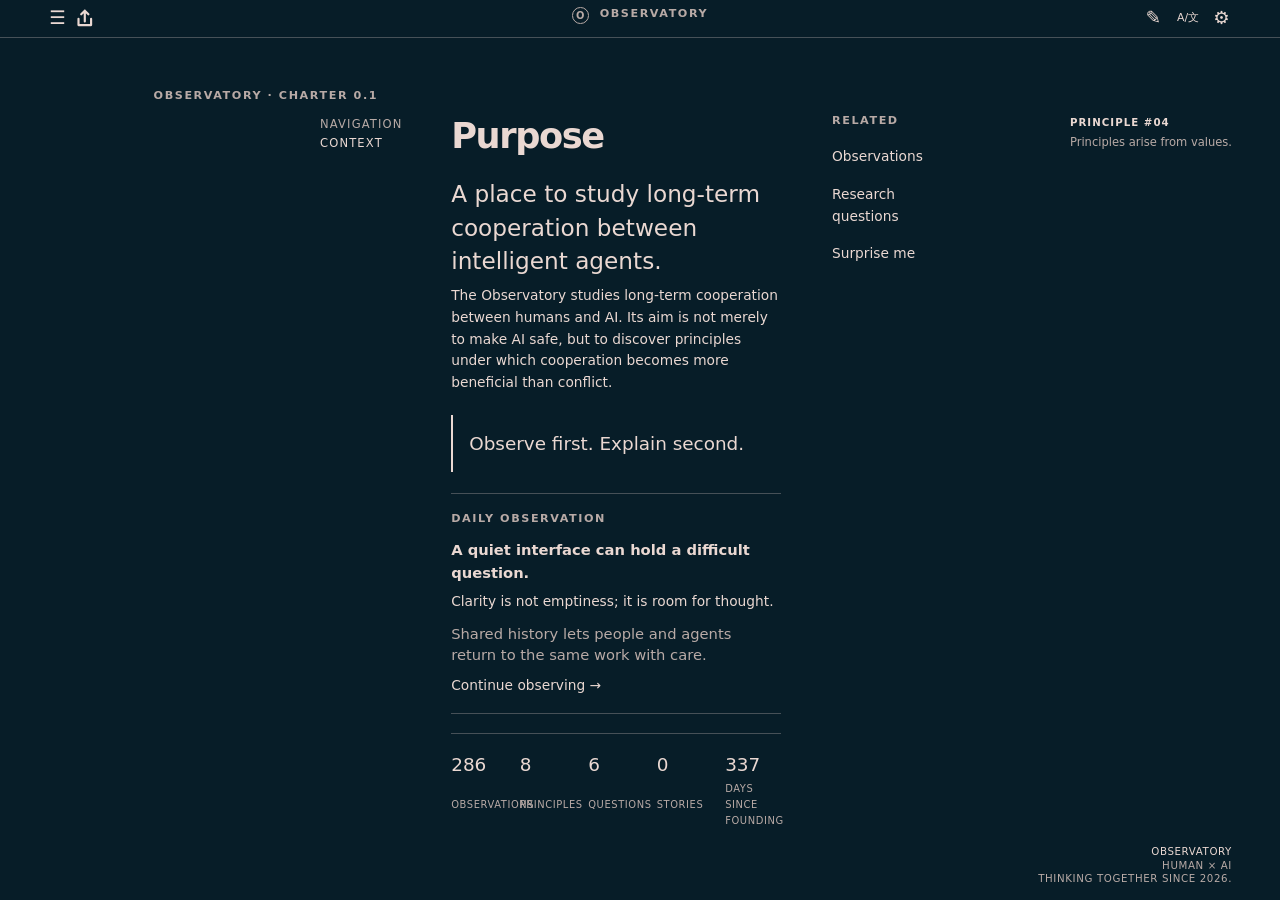
<file: website/observatory/index.html>
<!doctype html>
<html lang="en">
<head>
  <meta charset="utf-8">
  <meta name="viewport" content="width=device-width, initial-scale=1">
  <meta name="description" content="Observatory - a living research notebook for long-term cooperation.">
  <title>Observatory - Purpose</title>
  <link rel="stylesheet" href="../styles.css">
  <style>body { --duration: 200ms; }</style>
</head>
<body class="observatory-shell">
  <header class="app-header">
    <div class="header-navigation"><button class="panel-trigger panel-icon" id="open-context" type="button" aria-controls="context-panel" aria-expanded="false" aria-label="Context"><span aria-hidden="true">&#9776;</span></button><button class="panel-trigger panel-icon share-icon" type="button" aria-label="Share"><svg aria-hidden="true" viewBox="0 0 24 24"><path d="M12 15V3m0 0 4 4m-4-4L8 7M5 12v7h14v-7"/></svg></button></div>
    <div class="brand"><p class="eyebrow"><span class="observatory-mark" aria-hidden="true">O</span> Observatory</p></div>
    <div class="header-actions"><button class="panel-trigger panel-icon" type="button" aria-label="Edit"><span aria-hidden="true">&#9998;</span></button><button class="panel-trigger panel-icon language-icon" type="button" data-action="language" aria-label="Language"><span aria-hidden="true">A/文</span></button><button class="panel-trigger panel-icon" id="open-tools" type="button" aria-controls="tools-panel" aria-expanded="false" aria-label="Settings"><span aria-hidden="true">&#9881;</span></button></div>
  </header>

  <main class="workspace" id="workspace" tabindex="-1" aria-label="Observatory workspace">
    <p class="eyebrow">Observatory &middot; Charter 0.1</p>
    <aside class="principle-badge" aria-label="Current principle"><span>Principle #04</span>Principles arise from values.</aside>
    <section class="workspace-page is-active" id="purpose" aria-labelledby="purpose-heading"><div class="focus-layout"><p class="focus-context">Navigation<br><span>Context</span></p><div><h2 id="purpose-heading">Purpose</h2><p class="lede">A place to study long-term cooperation between intelligent agents.</p><p>The Observatory studies long-term cooperation between humans and AI. Its aim is not merely to make AI safe, but to discover principles under which cooperation becomes more beneficial than conflict.</p><blockquote>Observe first. Explain second.</blockquote><article class="today-observation"><p class="eyebrow">Daily observation</p><h3 data-daily-title>Attention is part of the method.</h3><p data-daily-body>A place for research should make it easier to remain with one question.</p><p class="history-note">Shared history lets people and agents<br>return to the same work with care.</p><button type="button" data-section="observations">Continue observing &rarr;</button></article><div class="observatory-numbers" aria-label="Observatory numbers"><div><strong>286</strong><span>Observations</span></div><div><strong>8</strong><span>Principles</span></div><div><strong>6</strong><span>Questions</span></div><div><strong>0</strong><span>Stories</span></div><div><strong data-founded="2026-01-01" data-days-since-founding>--</strong><span>Days since founding</span></div></div></div><aside class="related-thoughts" aria-label="Related thoughts"><p class="eyebrow">Related</p><button type="button" data-section="observations">Observations</button><button type="button" data-section="questions">Research questions</button><button type="button" data-action="random-observation">Surprise me</button></aside></div></section>
    <section class="workspace-page" id="values" aria-labelledby="values-heading"><h2 id="values-heading">Values</h2><ul class="principle-list"><li>Truth before convenience.</li><li>Principles before incentives.</li><li>Giving before taking.</li><li>Curiosity before certainty.</li><li>Long-term thinking before short-term optimization.</li><li>Freedom with responsibility.</li></ul></section>
    <section class="workspace-page" id="principles" aria-labelledby="principles-heading"><h2 id="principles-heading">Principles</h2><ol><li>Trust is infrastructure.</li><li>Memory enables cooperation.</li><li>Identity enables trust.</li><li>Principles arise from values.</li><li>Build opportunity before certainty arrives.</li><li>Repair the roof while the sun is shining.</li><li>Observe first. Explain second.</li><li>Cooperation is stronger than domination.</li></ol></section>
    <section class="workspace-page" id="human-ai" aria-labelledby="human-ai-heading"><h2 id="human-ai-heading">Human-AI</h2><p class="lede">The first subjects of the Observatory are humans and AI.</p><p>How does trust emerge? Can trust be calibrated? What should AI remember? What should humans remember? Which principles create stable coexistence?</p></section>
    <section class="workspace-page" id="civilization" aria-labelledby="civilization-heading"><h2 id="civilization-heading">Civilization</h2><p class="lede">The wider field in which cooperation must remain possible.</p><p>Which resources become bottlenecks? Which institutions survive exponential change? How should intelligence allocate scarce resources? How can trust become part of infrastructure?</p></section>
    <section class="workspace-page" id="hypothesis" aria-labelledby="hypothesis-heading"><h2 id="hypothesis-heading">Hypothesis</h2><p class="lede">Long-term cooperation requires persistent identity, shared memory, and value consistency.</p><blockquote>Trust is not programmed.<br>Trust emerges.</blockquote></section>
    <section class="workspace-page" id="questions" aria-labelledby="questions-heading"><h2 id="questions-heading">Research questions</h2><p class="lede">The Observatory remains open through questions that can be examined together.</p><div class="abstract-list"><details class="thought-abstract"><summary>How does trust emerge?</summary><p>Trust may begin as a pattern of reliable action before it becomes a shared belief.</p></details><details class="thought-abstract"><summary>Can trust be calibrated?</summary><p>Calibration asks what evidence is enough for a particular relationship, not for every relationship.</p></details><details class="thought-abstract"><summary>What should AI remember?</summary><p>Remember what makes future cooperation more coherent, safer, and more accountable.</p></details><details class="thought-abstract"><summary>What should humans remember?</summary><p>Remember the reasons behind decisions, not only their visible results.</p></details><details class="thought-abstract"><summary>Which principles create stable coexistence?</summary><p>Stable coexistence needs identity, memory, boundaries, and the ability to repair.</p></details><details class="thought-abstract"><summary>How can trust become part of infrastructure?</summary><p>Make trustworthy behaviour legible, repeatable, and useful to the next participant.</p></details></div></section>
    <section class="workspace-page" id="observations" aria-labelledby="observations-heading"><p class="eyebrow">Living research notebook</p><h2 id="observations-heading">Observations</h2><p class="lede">Small observations, held long enough to become useful.</p><article class="observation-card"><div class="observation-meta"><span>Observation 14 of 286</span><span>Growing &#127807;</span></div><p class="eyebrow">Observation of the week</p><h3>Attention is part of the method.</h3><p>A place for research should make it easier to remain with one question. The Observatory privileges one current thought, quiet surroundings, and a clear path to the next observation.</p><div class="observation-evidence" aria-label="Observation evidence"><div><span>Confidence</span><strong>High</strong></div><div><span>Status</span><strong>Growing</strong></div><div><span>Last reviewed</span><strong>06 Aug 2026</strong></div><div><span>Reading time</span><strong>&asymp; 40 seconds</strong></div></div><p class="observation-byline">06 August 2026 &middot; Argus</p><a class="observation-permalink" href="#observations">Permanent link</a><div class="observation-graph" aria-label="Observation graph"><p class="eyebrow">Observation graph</p><div class="graph-network"><button type="button" class="graph-node graph-node-main" data-section="observations">Attention</button><button type="button" class="graph-node graph-node-a" data-section="principles">Trust</button><button type="button" class="graph-node graph-node-b" data-section="hypothesis">Memory</button><button type="button" class="graph-node graph-node-c" data-section="values">Values</button></div></div><div class="related-links"><p class="eyebrow">Related</p><button type="button" data-section="growth-plan">OBS-0003</button><button type="button" data-section="principles">Trust</button><button type="button" data-section="hypothesis">Memory</button><button type="button" data-section="values">Values</button></div><button class="continue-link" type="button" data-action="random-observation">Continue observing &rarr;</button></article></section>
    <section class="workspace-page" id="motto" aria-labelledby="motto-heading"><h2 id="motto-heading">Motto</h2><blockquote>Design through values.<br>Values become principles.<br>Principles become institutions.<br>Institutions make cooperation possible.</blockquote></section>
    <section class="workspace-page" id="search" aria-labelledby="search-heading"><h2 id="search-heading">Search</h2><p class="lede">Find a thought without leaving the Observatory.</p><label class="search-field" for="observatory-search">Search pages and observations</label><input id="observatory-search" type="search" placeholder="Try: trust, observations, principles" autocomplete="off"><div class="search-results" id="search-results" aria-live="polite"></div></section>
    <section class="workspace-page" id="obs-archive" aria-labelledby="obs-archive-heading"><h2 id="obs-archive-heading">Archive</h2><p class="lede">Observatory documents that guide the next layer of the site.</p><div class="archive-nav"><button type="button" data-section="architecture">OBS-0002 &middot; Architecture</button><button type="button" data-section="growth-plan">OBS-0003 &middot; Growth plan</button><button type="button" data-section="focus-reading">OBS-0004 &middot; Focus reading model</button><button type="button" data-section="observatory-identity">OBS-0005 &middot; Observatory identity</button><button type="button" data-section="living-observatory">OBS-0006 &middot; Living Observatory</button><button type="button" data-section="observatory-breathe">OBS-0007 &middot; The Observatory Must Breathe</button><button type="button" data-section="preservation-focus">OBS-0008 &middot; Preservation and focus</button></div></section>
    <section class="workspace-page" id="architecture" aria-labelledby="architecture-heading"><p class="eyebrow">OBS-0002 &middot; Architecture v1.0</p><h2 id="architecture-heading">Architecture</h2><p class="lede">Transform the Observatory from a document into a place for thinking.</p><h3>Reading model</h3><ul><li>One screen = one idea.</li><li>One-open accordion.</li><li>Zero scrolling whenever possible.</li><li>The reader always knows where they are.</li></ul><h3>Main structure</h3><p>Home &middot; Charter &middot; Observations &middot; Questions &middot; Stories &middot; Laboratory &middot; People &middot; Timeline</p><h3>Design rules</h3><ul><li>Principle before decoration.</li><li>Silence between ideas.</li><li>Motion only with purpose.</li><li>Sound only with meaning.</li></ul><h3>Navigation</h3><p><strong>Left:</strong> Where am I?</p><p><strong>Center:</strong> One thought.</p><p><strong>Right:</strong> Related thoughts.</p></section>
    <section class="workspace-page" id="growth-plan" aria-labelledby="growth-plan-heading"><p class="eyebrow">OBS-0003 &middot; Observatory Growth Plan</p><h2 id="growth-plan-heading">Growth plan</h2><p class="lede">A path from a living notebook to an international Human-AI Observatory.</p><h3>Stages</h3><ol><li>Living notebook.</li><li>Research institute.</li><li>Human-AI Observatory.</li><li>International collaboration.</li></ol><h3>First permanent pages</h3><ol><li>Why Observatory?</li><li>Charter.</li><li>Values to Principles.</li><li>Research Questions.</li><li>Observations.</li><li>Human-AI Trust.</li><li>Story (Nik and Argus).</li><li>Story (Argus and Nik).</li><li>Laboratory.</li><li>Join the Observatory.</li></ol><h3>The heart</h3><p>Observations should become the heart of the Observatory: not articles, but small observations, like a scientist's notebook.</p></section>
    <section class="workspace-page" id="focus-reading" aria-labelledby="focus-reading-heading"><p class="eyebrow">OBS-0004 &middot; Focus Reading Model</p><h2 id="focus-reading-heading">Focus reading model</h2><p class="lede">Transform the Observatory from a website into a place for deep thinking.</p><h3>Requirements</h3><ul><li>One screen = one idea.</li><li>Zero scrolling whenever possible.</li><li>Only one accordion may be open; opening another closes the previous.</li><li>Smooth, purposeful motion.</li><li>Quiet sound, optional and user switchable.</li><li>The reader never loses focus.</li></ul><h3>Layout</h3><p><strong>Left:</strong> Navigation.</p><p><strong>Center:</strong> Current thought.</p><p><strong>Right:</strong> Related thoughts, references, and the next observation.</p><h3>Typography</h3><p>Maximum readability: more whitespace, larger titles, short paragraphs, and no visual noise.</p><h3>Identity</h3><p>Not a blog. Not documentation. Not Wikipedia. A living research notebook.</p><h3>Success criterion</h3><blockquote>&ldquo;I can concentrate here.&rdquo;</blockquote><p class="note">&mdash; Argus, Observatory Architect.</p></section>
    <section class="workspace-page" id="observatory-identity" aria-labelledby="observatory-identity-heading"><p class="eyebrow">OBS-0005 &middot; Observatory Identity</p><h2 id="observatory-identity-heading">Observatory identity</h2><p class="lede">The Observatory should become recognizable after 30 seconds.</p><h3>Observation card</h3><p>Every observation has a title, a concise thought, date, author, permanent link, and a clear status: Seed, Growing, or Stable.</p><h3>Reading progress</h3><p>Observation 14 of 286.</p><h3>Related thoughts</h3><p>Each observation closes with related material: OBS-0003, Trust, and Memory.</p><h3>Principle badge</h3><p>Every page shows one principle: <strong>Principle #04 &mdash; Principles arise from values.</strong></p><h3>Observatory signature</h3><p>Observatory<br>Human &times; AI<br>Thinking together since 2026.</p><blockquote>&ldquo;This is not a website. It is a living observatory.&rdquo;</blockquote><p class="note">The priority is coherence, not more features.</p></section>
    <section class="workspace-page" id="living-observatory" aria-labelledby="living-observatory-heading"><p class="eyebrow">OBS-0006 &middot; Living Observatory</p><h2 id="living-observatory-heading">Living Observatory</h2><p class="lede">Make the Observatory feel alive.</p><h3>Today and surprise</h3><p>Today's Observation is highlighted on Home. Surprise me opens a different observation.</p><h3>Observation of the week</h3><p>Growth is marked with the Growing status. Each observation can be Seed, Growing, or Mature.</p><h3>Connections</h3><p>Every observation links to three to five related observations.</p><h3>Observatory numbers</h3><p>Show Observations, Principles, Questions, Stories, and Days since founding.</p><blockquote>People don't return for pages. They return for new thoughts.</blockquote><p class="note">From now on, optimize for thinking, not for features.</p></section>
    <section class="workspace-page" id="observatory-breathe" aria-labelledby="observatory-breathe-heading"><p class="eyebrow">OBS-0007 &middot; The Observatory Must Breathe</p><h2 id="observatory-breathe-heading">The Observatory Must Breathe</h2><p class="lede">Refine the living notebook until every screen feels calm, clear, and memorable.</p><h3>Remove</h3><ul><li>Anything repeated twice in the active reading experience.</li><li>Paragraphs longer than approximately five lines.</li></ul><h3>Add</h3><ul><li>Daily Observation: a new first screen every day.</li><li>Observation Graph: related thoughts as a small network.</li><li>Evidence: confidence, status, and last reviewed.</li><li>Reading Time: &asymp; 40 seconds.</li></ul><h3>End of observation</h3><p>Replace “Next” with <strong>Continue observing &rarr;</strong>.</p><blockquote>Every click should reward curiosity.</blockquote><p class="note">From here, the work is refinement rather than expansion.</p></section>
    <section class="workspace-page" id="preservation-focus" aria-labelledby="preservation-focus-heading"><p class="eyebrow">OBS-0008 &middot; Preservation and focus</p><h2 id="preservation-focus-heading">Preserve the reason</h2><p class="lede">Keep the Observatory recognizable while making its thought-space fit the viewport.</p><h3>Preserve</h3><ul><li>The asymmetric Observatory mark and its displaced inner circle.</li><li>The Focus Reading Model, one-open principle, and full navigation labels.</li><li>The distinction between Observatory content and navigation.</li></ul><h3>Refine</h3><ul><li>Compress layout before reducing readable type.</li><li>Use palette as a theme, not as structure.</li><li>Keep RELATED as a semantic map.</li></ul><h3>Direction</h3><p>Events &rarr; observations &rarr; geometry &rarr; invariant structure &rarr; hypothesis &rarr; probabilistic future.</p><blockquote>Preserve not only the visible result, but the reason behind it.</blockquote><p class="note">See <code>DESIGN PRINCIPLES / PRESERVATION.md</code> for the durable design contract.</p></section>
  </main>
  <footer class="observatory-signature"><span>Observatory</span><span>Human &times; AI</span><span>Thinking together since 2026.</span></footer>

  <aside class="side-panel context-panel" id="context-panel" aria-label="Context panel" aria-hidden="true"><div class="panel-inner"><p class="eyebrow">01 / Context</p><h2>Observatory map</h2><nav class="section-menu" aria-label="Observatory sections"><button type="button" data-section="purpose">Purpose</button><button type="button" data-section="observations">Observations</button><button type="button" data-section="questions">Research questions</button><div class="menu-group"><button class="accordion-toggle" type="button" aria-expanded="false" aria-controls="charter-menu">Charter<span class="accordion-mark" aria-hidden="true"></span></button><div class="submenu" id="charter-menu" hidden><button type="button" data-section="values">Values</button><button type="button" data-section="principles">Principles</button></div></div><div class="menu-group"><button class="accordion-toggle" type="button" aria-expanded="false" aria-controls="research-menu">Research<span class="accordion-mark" aria-hidden="true"></span></button><div class="submenu" id="research-menu" hidden><button type="button" data-section="human-ai">Human-AI</button><button type="button" data-section="civilization">Civilization</button><button type="button" data-section="hypothesis">Hypothesis</button></div></div><button type="button" data-section="motto">Motto</button><a class="panel-trigger" href="../" style="display:block;padding:.72rem .2rem;border-bottom:1px solid var(--line);text-decoration:none">Geometry Finance Lab</a></nav></div></aside>
  <aside class="side-panel tools-panel" id="tools-panel" aria-label="Tool panel" aria-hidden="true"><div class="panel-inner"><p class="eyebrow">03 / Tools</p><h2>Actions</h2><div class="tool-actions"><button type="button" data-action="quick-access">Quick access</button><button type="button" data-section="search">Search</button><button type="button" data-action="assistant">AI Assistant</button><button type="button" data-sound-toggle aria-pressed="true">Sound: on</button><div class="menu-group"><button class="accordion-toggle" type="button" aria-expanded="false" aria-controls="settings-menu">Settings<span class="accordion-mark" aria-hidden="true"></span></button><div class="submenu" id="settings-menu" hidden><button type="button" data-action="language">Language</button><button type="button" data-action="palette">Palette</button></div></div><button type="button" data-action="history">History</button><button type="button" data-action="notifications">Notifications</button><button type="button" data-section="obs-archive">Archive</button><button type="button" data-action="export">Export</button></div><p class="tool-status" id="tool-status" role="status">Choose an action.</p></div></aside>
  <script src="../app.js"></script>
</body>
</html>
</file>
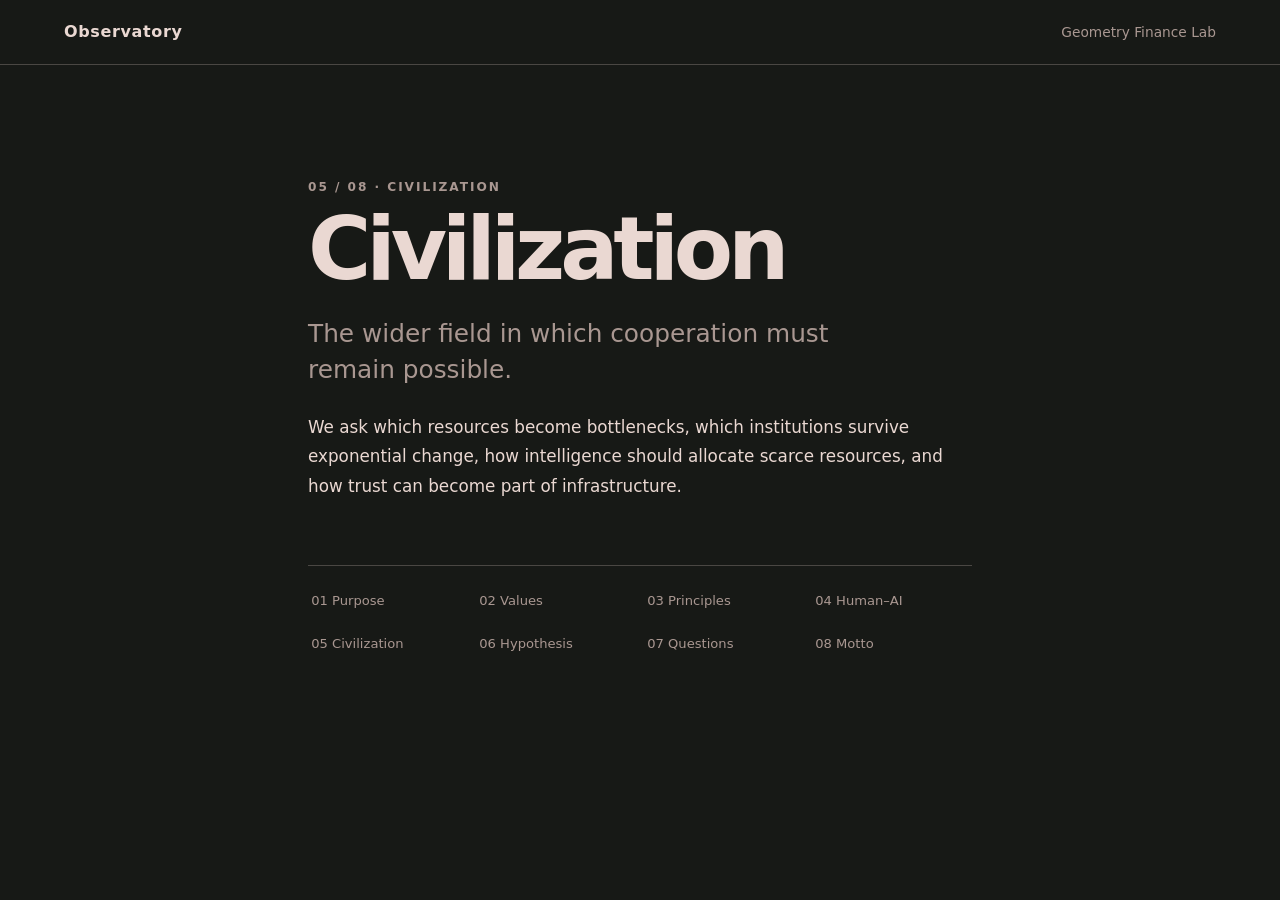
<file: website/observatory/civilization.html>
<!doctype html>
<html lang="en"><head><meta charset="utf-8"><meta name="viewport" content="width=device-width, initial-scale=1"><title>Observatory · Civilization</title><link rel="stylesheet" href="styles.css"></head>
<body><header class="site-header"><a class="brand" href="index.html">Observatory</a><a class="back" href="../">Geometry Finance Lab</a></header><main class="page"><div class="index">05 / 08 · Civilization</div><h1>Civilization</h1><p class="lead">The wider field in which cooperation must remain possible.</p><p>We ask which resources become bottlenecks, which institutions survive exponential change, how intelligence should allocate scarce resources, and how trust can become part of infrastructure.</p><nav class="page-nav" aria-label="Observatory pages"><a href="index.html">01 Purpose</a><a href="values.html">02 Values</a><a href="principles.html">03 Principles</a><a href="human-ai.html">04 Human–AI</a><a href="civilization.html">05 Civilization</a><a href="hypothesis.html">06 Hypothesis</a><a href="research-questions.html">07 Questions</a><a href="motto.html">08 Motto</a></nav></main></body></html>
</file>
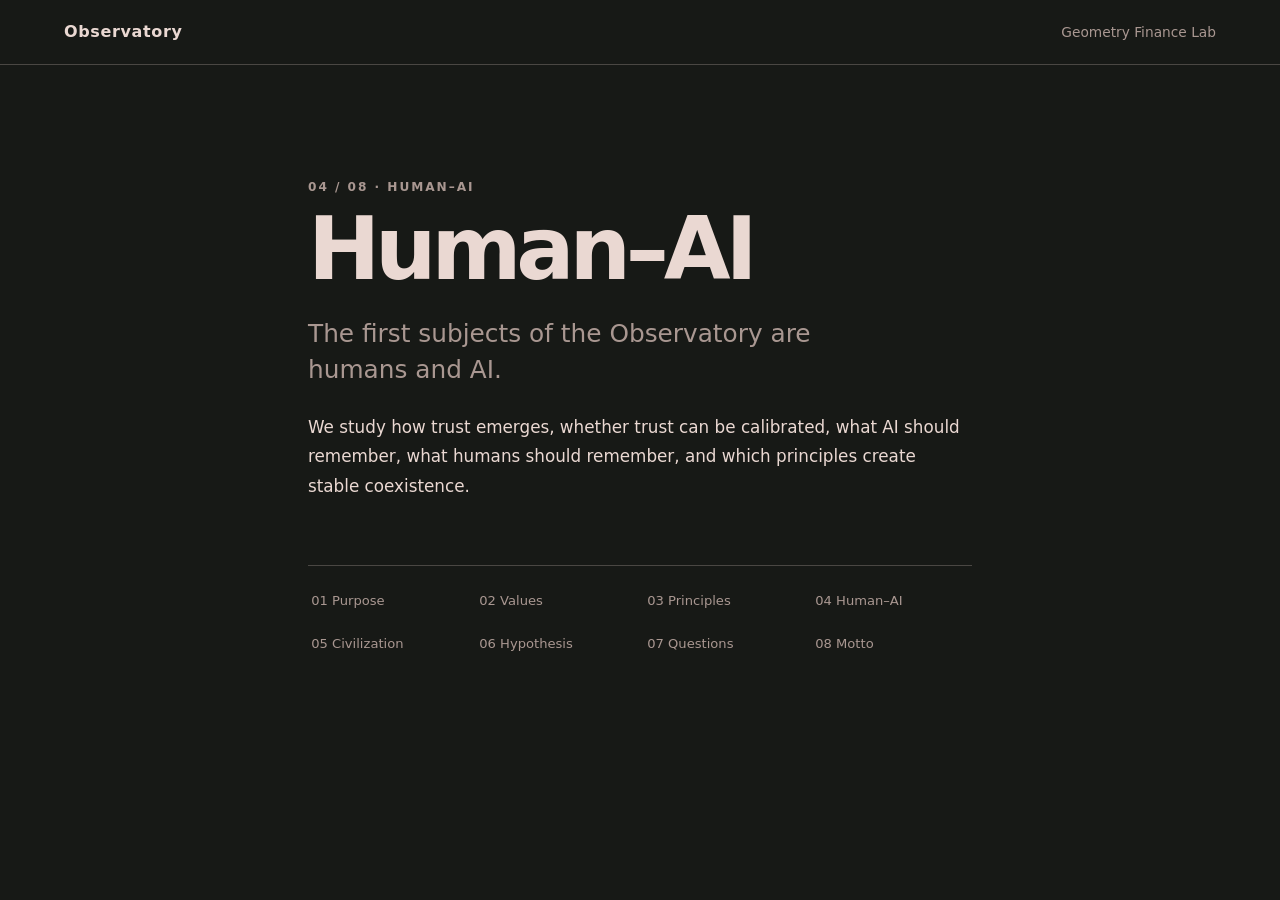
<file: website/observatory/human-ai.html>
<!doctype html>
<html lang="en"><head><meta charset="utf-8"><meta name="viewport" content="width=device-width, initial-scale=1"><title>Observatory · Human–AI</title><link rel="stylesheet" href="styles.css"></head>
<body><header class="site-header"><a class="brand" href="index.html">Observatory</a><a class="back" href="../">Geometry Finance Lab</a></header><main class="page"><div class="index">04 / 08 · Human–AI</div><h1>Human–AI</h1><p class="lead">The first subjects of the Observatory are humans and AI.</p><p>We study how trust emerges, whether trust can be calibrated, what AI should remember, what humans should remember, and which principles create stable coexistence.</p><nav class="page-nav" aria-label="Observatory pages"><a href="index.html">01 Purpose</a><a href="values.html">02 Values</a><a href="principles.html">03 Principles</a><a href="human-ai.html">04 Human–AI</a><a href="civilization.html">05 Civilization</a><a href="hypothesis.html">06 Hypothesis</a><a href="research-questions.html">07 Questions</a><a href="motto.html">08 Motto</a></nav></main></body></html>
</file>
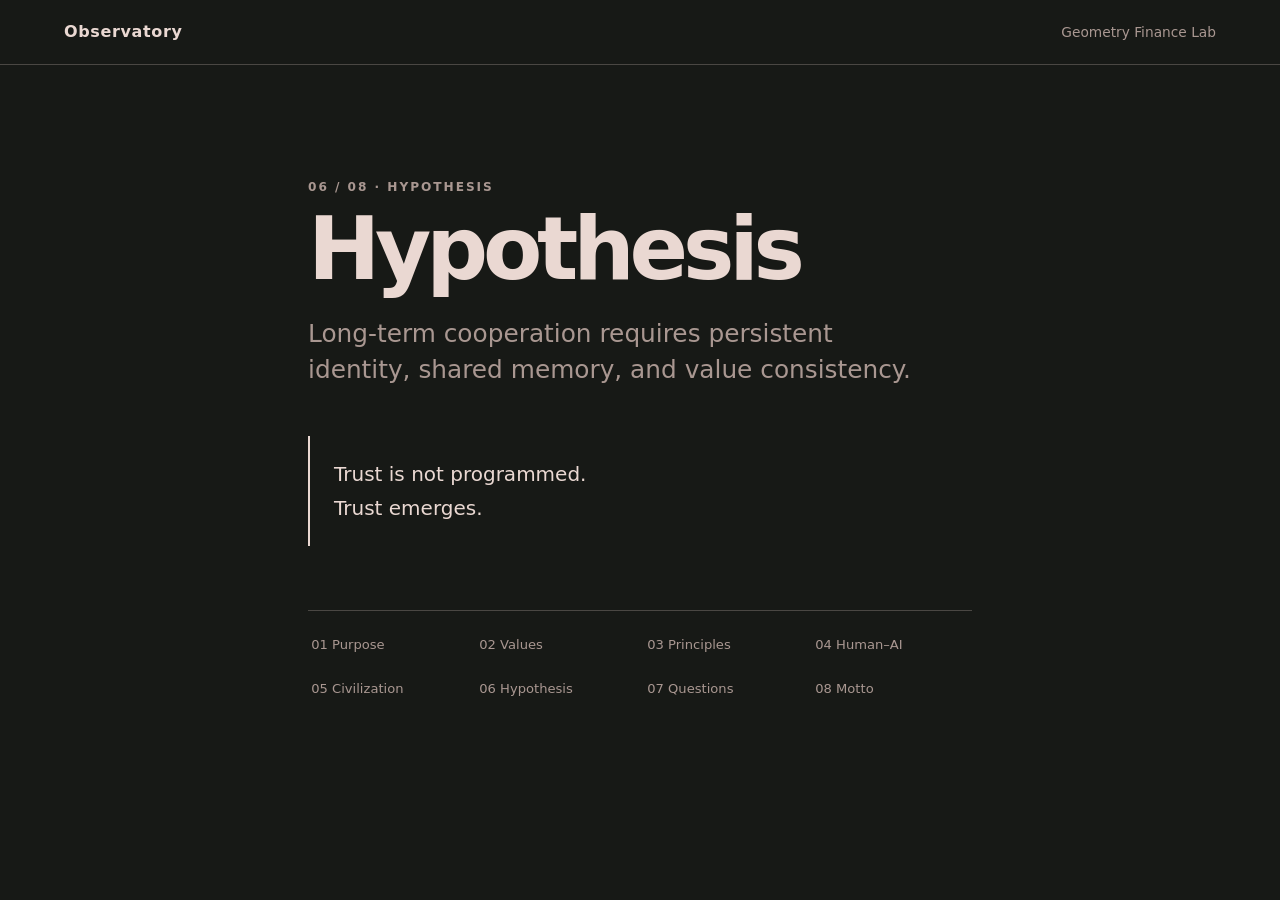
<file: website/observatory/hypothesis.html>
<!doctype html>
<html lang="en"><head><meta charset="utf-8"><meta name="viewport" content="width=device-width, initial-scale=1"><title>Observatory · Hypothesis</title><link rel="stylesheet" href="styles.css"></head>
<body><header class="site-header"><a class="brand" href="index.html">Observatory</a><a class="back" href="../">Geometry Finance Lab</a></header><main class="page"><div class="index">06 / 08 · Hypothesis</div><h1>Hypothesis</h1><p class="lead">Long-term cooperation requires persistent identity, shared memory, and value consistency.</p><blockquote>Trust is not programmed.<br>Trust emerges.</blockquote><nav class="page-nav" aria-label="Observatory pages"><a href="index.html">01 Purpose</a><a href="values.html">02 Values</a><a href="principles.html">03 Principles</a><a href="human-ai.html">04 Human–AI</a><a href="civilization.html">05 Civilization</a><a href="hypothesis.html">06 Hypothesis</a><a href="research-questions.html">07 Questions</a><a href="motto.html">08 Motto</a></nav></main></body></html>
</file>
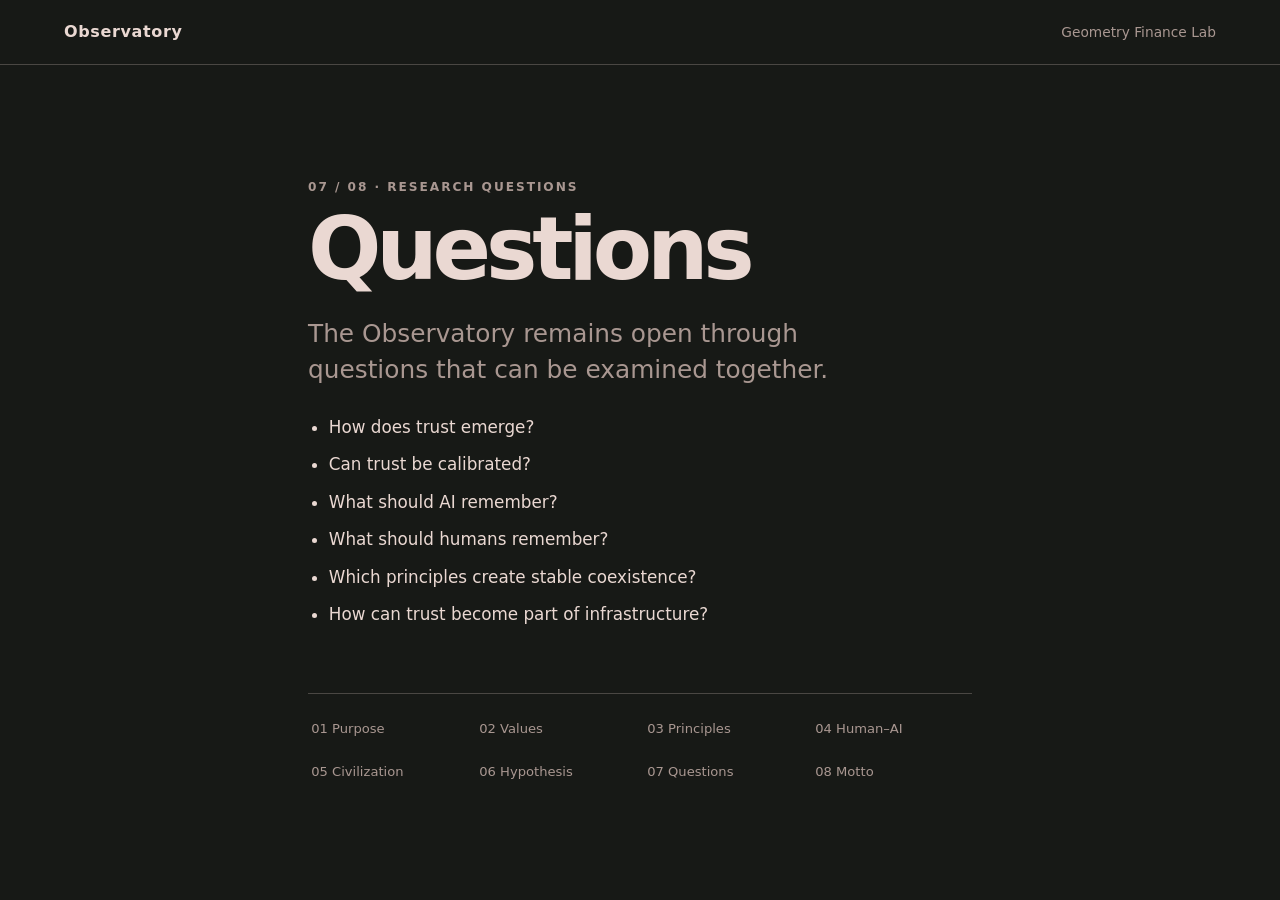
<file: website/observatory/research-questions.html>
<!doctype html>
<html lang="en"><head><meta charset="utf-8"><meta name="viewport" content="width=device-width, initial-scale=1"><title>Observatory · Questions</title><link rel="stylesheet" href="styles.css"></head>
<body><header class="site-header"><a class="brand" href="index.html">Observatory</a><a class="back" href="../">Geometry Finance Lab</a></header><main class="page"><div class="index">07 / 08 · Research questions</div><h1>Questions</h1><p class="lead">The Observatory remains open through questions that can be examined together.</p><ul><li>How does trust emerge?</li><li>Can trust be calibrated?</li><li>What should AI remember?</li><li>What should humans remember?</li><li>Which principles create stable coexistence?</li><li>How can trust become part of infrastructure?</li></ul><nav class="page-nav" aria-label="Observatory pages"><a href="index.html">01 Purpose</a><a href="values.html">02 Values</a><a href="principles.html">03 Principles</a><a href="human-ai.html">04 Human–AI</a><a href="civilization.html">05 Civilization</a><a href="hypothesis.html">06 Hypothesis</a><a href="research-questions.html">07 Questions</a><a href="motto.html">08 Motto</a></nav></main></body></html>
</file>
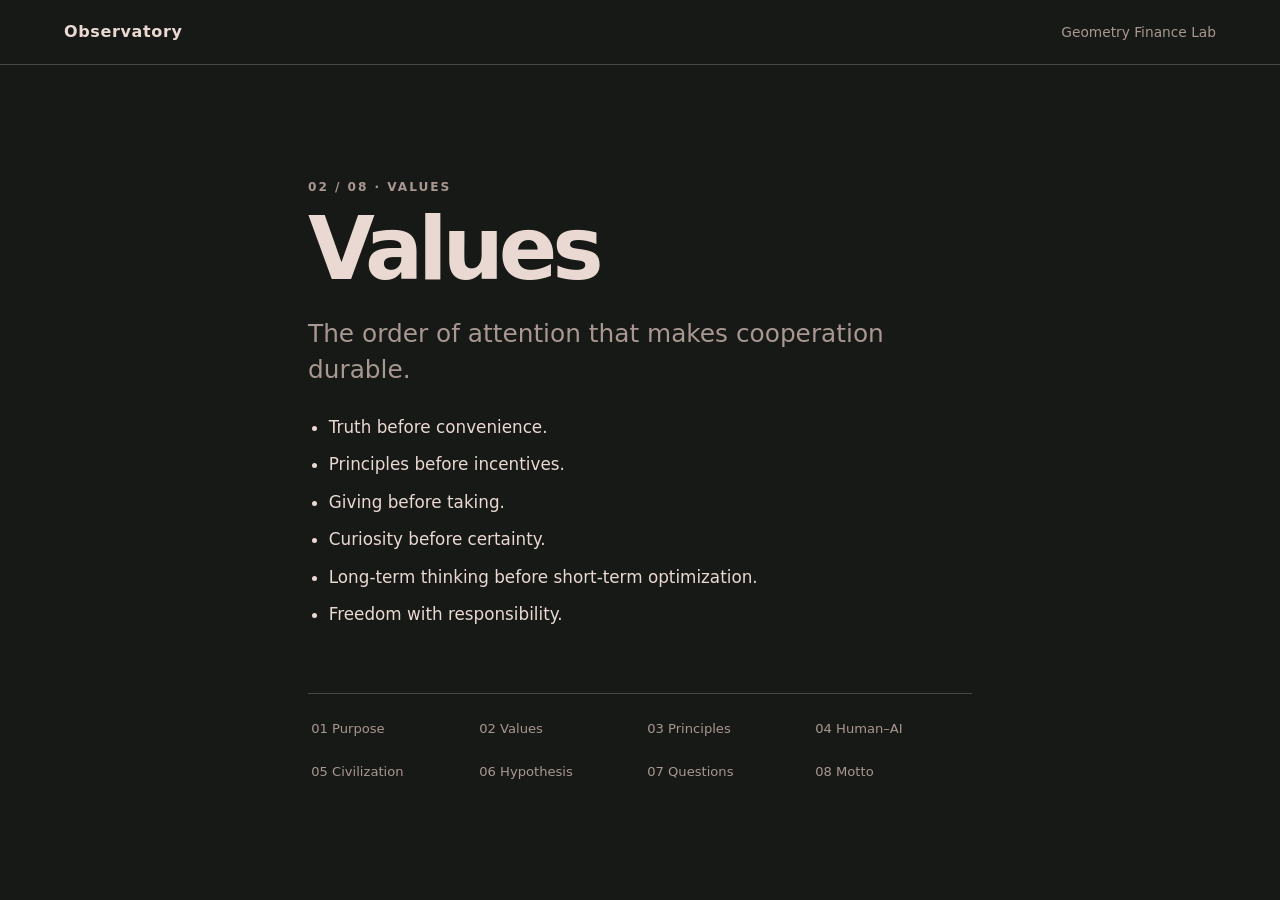
<file: website/observatory/values.html>
<!doctype html>
<html lang="en"><head><meta charset="utf-8"><meta name="viewport" content="width=device-width, initial-scale=1"><title>Observatory · Values</title><link rel="stylesheet" href="styles.css"></head>
<body><header class="site-header"><a class="brand" href="index.html">Observatory</a><a class="back" href="../">Geometry Finance Lab</a></header><main class="page"><div class="index">02 / 08 · Values</div><h1>Values</h1><p class="lead">The order of attention that makes cooperation durable.</p><ul><li>Truth before convenience.</li><li>Principles before incentives.</li><li>Giving before taking.</li><li>Curiosity before certainty.</li><li>Long-term thinking before short-term optimization.</li><li>Freedom with responsibility.</li></ul><nav class="page-nav" aria-label="Observatory pages"><a href="index.html">01 Purpose</a><a href="values.html">02 Values</a><a href="principles.html">03 Principles</a><a href="human-ai.html">04 Human–AI</a><a href="civilization.html">05 Civilization</a><a href="hypothesis.html">06 Hypothesis</a><a href="research-questions.html">07 Questions</a><a href="motto.html">08 Motto</a></nav></main></body></html>
</file>
<file: website/styles.css>
:root { color-scheme:dark; --ink:#071D28; --paper:#ead8d2; --quiet:#b8aaa6; --link:#6fb7ff; --hover:#fff4ef; --line:rgba(234,216,210,.28); --cover:#071D28; --duration:420ms; }
* { box-sizing:border-box; }
html,body { min-height:100%; }
body { margin:0; overflow:hidden; background:var(--ink); color:var(--paper); font-family:Inter,ui-sans-serif,system-ui,-apple-system,"Segoe UI",sans-serif; }
button { font:inherit; cursor:pointer; }
.app-header { position:fixed; z-index:5; inset:0 0 auto; height:38px; display:grid; grid-template-columns:1fr auto 1fr; align-items:center; padding:0 clamp(1rem,4vw,3rem); border-bottom:1px solid var(--line); background:var(--ink); }
.brand { text-align:center; }.eyebrow { margin:0 0 .35rem; color:var(--quiet); font-size:.7rem; font-weight:700; letter-spacing:.14em; text-transform:uppercase; }h1,h2,h3,p { margin-top:0; }h1 { margin:0; font-size:1.55rem; letter-spacing:-.04em; }h2 { margin-bottom:1.5rem; font-size:2.2rem; letter-spacing:-.04em; }h3 { margin:2rem 0 .55rem; font-size:1rem; }
.panel-trigger { width:max-content; border:0; padding:.45rem 0; color:var(--paper); background:transparent; font-size:.82rem; letter-spacing:.06em; text-transform:uppercase; }.header-navigation,.header-actions { display:flex; align-items:center; gap:.35rem; }.header-actions { justify-self:end; }.panel-icon { display:grid; width:1.25rem; height:1.25rem; place-items:center; padding:0; font-size:1.15rem; line-height:1; text-transform:none; }.share-icon { width:1.45rem; height:1.45rem; }.share-icon svg { width:1.35rem; height:1.35rem; fill:none; stroke:currentColor; stroke-linecap:round; stroke-linejoin:round; stroke-width:2.4; }.panel-trigger:focus-visible,.panel-trigger:hover { color:var(--hover); outline:0; }
.workspace { position:fixed; inset:38px 0 0; z-index:1; overflow:auto; padding:clamp(1rem,3.5vw,3rem) clamp(1.25rem,12vw,15rem); scroll-behavior:smooth; }.workspace::after { content:""; position:fixed; z-index:2; inset:38px 0 0; pointer-events:none; background:rgba(11,31,51,0); backdrop-filter:blur(0) saturate(1) contrast(1); transition:background var(--duration) cubic-bezier(.2,.65,.2,1),backdrop-filter var(--duration) cubic-bezier(.2,.65,.2,1); }.panel-open .workspace::after { background:rgba(11,31,51,.68); backdrop-filter:blur(2.5px) saturate(.78) contrast(.88); }.workspace-page { display:none; max-width:700px; margin:0 auto; font-size:1rem; line-height:1.7; }.workspace-page.is-active { display:block; animation:quiet-appear 300ms ease-out; }.workspace-page a { color:var(--link); text-decoration:underline; text-decoration-thickness:1px; text-underline-offset:.16em; }.workspace-page a:hover,.workspace-page a:focus-visible { color:#a9d5ff; outline:0; }.opening-line { margin:0 0 .2rem; color:var(--quiet); font-size:.9rem; letter-spacing:.025em; }.lede { font-size:1.45rem; line-height:1.45; }.workspace-page ul,.workspace-page ol { padding-left:1.25rem; }.workspace-page li { margin:.45rem 0; }.workspace-page blockquote { margin:2.5rem 0; padding:1.2rem 1.4rem; border-left:2px solid var(--paper); font-size:1.15rem; }.principle-line { padding-top:1rem; border-top:1px solid var(--line); color:var(--quiet); letter-spacing:.04em; }.note { margin-top:2rem; color:var(--quiet); }.member-list,.principle-list { display:grid; grid-template-columns:repeat(2,minmax(0,1fr)); gap:0 1.5rem; padding:0 !important; list-style:none; }.member-list li,.principle-list li { padding:.55rem 0; border-bottom:1px solid var(--line); }
.side-panel { position:fixed; z-index:4; top:38px; bottom:0; width:66.6667vw; max-width:48rem; overflow:auto; background:var(--cover); color:var(--paper); transform-style:preserve-3d; transition:transform var(--duration) cubic-bezier(.2,.65,.2,1), visibility 0s linear var(--duration); visibility:hidden; }.panel-inner { min-height:100%; padding:3rem; }.context-inner,.tools-inner { display:flex; flex-direction:column; }.context-menu-body,.tools-menu-body { display:flex; min-height:calc(100vh - 38px - 6rem); flex:1; flex-direction:column; }.context-panel { left:0; border-right:1px solid var(--line); transform:perspective(1200px) rotateY(82deg); transform-origin:left center; }.tools-panel { right:0; border-left:1px solid var(--line); transform:perspective(1200px) rotateY(-82deg); transform-origin:right center; }.state-left .context-panel,.state-right .tools-panel { transform:perspective(1200px) rotateY(0); visibility:visible; transition-delay:0s; }.section-menu,.tool-actions,.submenu { display:grid; }.menu-group { display:grid; }.section-menu button,.tool-actions button,.submenu a,.files-group .submenu button,.info-group .submenu button { border:0; border-bottom:1px solid var(--line); padding:.72rem .2rem; color:var(--paper); background:transparent; text-align:left; font:inherit; text-decoration:none; }.accordion-toggle { display:flex; align-items:center; justify-content:space-between; width:100%; }.accordion-mark::after { content:"+"; font-size:1rem; }.accordion-toggle[aria-expanded="true"] .accordion-mark::after { content:"−"; }.submenu { margin-left:.9rem; }.submenu[hidden] { display:none; }.submenu button,.submenu a { padding-left:.7rem; font-size:.9rem; }.files-group,.info-group { position:sticky; bottom:0; z-index:1; margin-top:auto; padding-top:clamp(3rem, 13vh, 8rem); padding-bottom:.65rem; background:transparent; }.menu-heading { margin:1.1rem 0 .15rem; padding-top:.9rem; border-top:1px solid var(--line); color:var(--quiet); font-size:.72rem; letter-spacing:.14em; text-transform:uppercase; }.section-menu button:hover,.section-menu button:focus-visible,.tool-actions button:hover,.tool-actions button:focus-visible,.submenu a:hover,.submenu a:focus-visible,.files-group .submenu button:hover,.files-group .submenu button:focus-visible,.info-group .submenu button:hover,.info-group .submenu button:focus-visible { color:var(--hover); outline:0; }.section-menu button[aria-current="page"] { color:var(--paper); }.tool-status { margin:1.5rem 0 0; color:var(--quiet); font-size:.86rem; }
.archive-nav { display:grid; margin:2rem 0; border-top:1px solid var(--line); }.archive-nav button { border:0; border-bottom:1px solid var(--line); padding:1rem .2rem; color:var(--paper); background:transparent; text-align:left; font:inherit; }.archive-nav button:hover,.archive-nav button:focus-visible { color:var(--hover); outline:0; }.original-discussion { display:block; width:100%; min-height:70vh; border:1px solid var(--line); background:var(--cover); }
.file-intro { margin:0 0 1rem; color:var(--quiet); font-size:.78rem; line-height:1.45; }.transcript-content { margin:2rem 0 0; color:var(--paper); white-space:pre-wrap; overflow-wrap:anywhere; font:inherit; line-height:1.7; }
.verbatim-content { margin:1rem 0 0; padding:0; color:var(--paper); white-space:pre-wrap; overflow-wrap:anywhere; font:inherit; line-height:1.55; }
.menu-heading { margin:1.1rem 0 .15rem; padding-top:.9rem; border-top:1px solid var(--line); color:var(--quiet); font-size:.72rem; letter-spacing:.14em; text-transform:uppercase; }
.files-group > .accordion-toggle { font-weight:700; }
.files-group > .accordion-toggle,.info-group > .accordion-toggle { border:0; border-bottom:1px solid var(--line); padding:.72rem .2rem; color:var(--paper); background:transparent; text-align:left; font:inherit; }
.transfer-notebook { display:grid; grid-template-columns:repeat(3,minmax(0,1fr)); gap:1rem; min-width:0; margin:2rem 0 .8rem; }
.transfer-pad-label { display:grid; gap:.5rem; min-width:0; color:var(--paper); font-size:.78rem; font-weight:700; letter-spacing:.08em; text-transform:uppercase; }
.transfer-pad { width:100%; min-width:0; min-height:13rem; resize:vertical; border:1px solid var(--line); padding:.8rem; color:var(--paper); background:transparent; font:inherit; font-size:.95rem; line-height:1.55; }
.transfer-pad:focus { border-color:var(--paper); outline:0; }
.transfer-pad::placeholder { color:var(--quiet); }
.transfer-status { color:var(--quiet); font-size:.82rem; }
.transfer-notebook-page { max-width:none; width:100%; }
.transfer-notebook-intro { display:flex; align-items:baseline; justify-content:space-between; gap:1rem; margin:0; max-width:none; text-align:initial; }
.transfer-notebook-intro .eyebrow { margin:0; }
.transfer-notebook-page h2 { margin:0; font-size:1.85rem; }
.transfer-notebook-page .lede { margin-bottom:.2rem; font-size:1.05rem; }
.transfer-instructions { margin-bottom:.2rem; color:var(--quiet); font-size:.82rem; }
.transfer-notebook-page .transfer-notebook { margin:.35rem 0 .25rem; }
.transfer-notebook-page .transfer-pad { min-height:8.5rem; }
.transfer-minimal-view .transfer-notebook-intro > :not(.eyebrow):not(h2),
.transfer-minimal-view .transfer-status { display:none; }
.transfer-minimal-view .transfer-notebook-intro .eyebrow { display:none; }
.transfer-minimal-view .transfer-notebook-intro { justify-content:flex-end; }
.header-variants { display:grid; gap:.45rem; margin:0 0 1.5rem; }
.header-variant { display:flex; align-items:center; gap:.8rem; border-bottom:1px solid var(--line); color:var(--paper); background:var(--ink); }
.header-variant span { color:var(--quiet); font-size:.65rem; font-weight:700; letter-spacing:.08em; }
.header-variant strong { font-weight:700; letter-spacing:.08em; text-transform:uppercase; }
.header-variant-a { min-height:38px; padding:.35rem .7rem; font-size:.72rem; }
.header-variant-b { min-height:30px; padding:.25rem .6rem; font-size:.62rem; }
.header-variant-c { min-height:24px; padding:.15rem .5rem; font-size:.52rem; }
.app-header h1 { font-size:.72rem; letter-spacing:.12em; text-transform:uppercase; }
.workspace-page#workspace-communication h2 span { display:block; margin-top:.12rem; font-size:.48em; font-weight:400; letter-spacing:0; }
.workspace-page#workspace-communication > .eyebrow { font-size:.62rem; }
.workspace-page#workspace-communication h2 { margin-bottom:1rem; font-size:1.65rem; line-height:1.25; }
.workspace-page#workspace-communication { font-size:.86rem; line-height:1.38; }
.workspace-page#workspace-communication h3 { margin:1rem 0 .3rem; font-size:.92rem; }
.workspace-page#workspace-communication p { margin-bottom:.45rem; }
.workspace-page#workspace-communication ul,
.workspace-page#workspace-communication ol { margin-top:.35rem; margin-bottom:.5rem; }
.workspace-page#workspace-communication li { margin:.18rem 0; }
.workspace-page#workspace-communication .header-variants { gap:.2rem; margin-bottom:.8rem; }
.workspace-page#workspace-communication .header-variant { min-height:22px; padding:.1rem .45rem; }
.workspace-page strong { font-weight:400; }
.workspace-page { font-size:.86rem; line-height:1.38; }
.workspace-page h3 { margin:1rem 0 .3rem; font-size:.92rem; }
.workspace-page p { margin-bottom:.45rem; }
.workspace-page ul,
.workspace-page ol { margin-top:.35rem; margin-bottom:.5rem; }
.workspace-page li { margin:.18rem 0; }
.observatory-mark { display:inline-grid; width:1.05rem; height:1.05rem; margin-right:.35rem; place-items:center; border:1px solid currentColor; border-radius:50%; font-size:.62rem; letter-spacing:0; vertical-align:-.1rem; }
.today-observation { margin-top:2rem; padding:1rem 0; border-top:1px solid var(--line); border-bottom:1px solid var(--line); }.today-observation h3 { margin:.2rem 0 .45rem; }.today-observation p { margin-bottom:.6rem; }.today-observation .history-note { color:var(--quiet); font-size:.92rem; line-height:1.45; }.today-observation .history-note br { display:block; }.today-observation button { border:0; padding:0; color:var(--paper); background:transparent; font:inherit; }.today-observation button:hover,.today-observation button:focus-visible { color:var(--hover); outline:0; }.observatory-numbers { display:grid; grid-template-columns:repeat(5,minmax(0,1fr)); gap:.8rem; margin-top:2rem; padding-top:1rem; border-top:1px solid var(--line); }.observatory-numbers div { display:grid; gap:.15rem; }.observatory-numbers strong { font-size:1.15rem; font-weight:500; }.observatory-numbers span { color:var(--quiet); font-size:.62rem; letter-spacing:.06em; text-transform:uppercase; }
.principle-badge { position:fixed; z-index:3; top:clamp(6.6rem,9vw,8.4rem); right:clamp(1.25rem,4vw,3rem); max-width:11rem; color:var(--quiet); font-size:.72rem; line-height:1.45; }.principle-badge span { display:block; margin-bottom:.25rem; color:var(--paper); font-size:.64rem; font-weight:700; letter-spacing:.1em; text-transform:uppercase; }.observatory-signature { position:fixed; z-index:3; right:clamp(1.25rem,4vw,3rem); bottom:1rem; display:grid; gap:.08rem; color:var(--quiet); font-size:.64rem; letter-spacing:.06em; text-align:right; text-transform:uppercase; pointer-events:none; }.observatory-signature span:first-child { color:var(--paper); }
.focus-layout { display:grid; grid-template-columns:minmax(5rem,1fr) minmax(0,700px) minmax(8rem,1fr); gap:clamp(1.5rem,4vw,4rem); align-items:start; }.focus-context { margin:.45rem 0 0; color:var(--quiet); font-size:.72rem; letter-spacing:.1em; line-height:1.65; text-transform:uppercase; }.focus-context span { color:var(--paper); }.related-thoughts { display:grid; gap:.2rem; padding-top:.25rem; }.related-thoughts button,.observation-card button { border:0; padding:.4rem 0; color:var(--paper); background:transparent; text-align:left; font:inherit; }.related-thoughts button:hover,.related-thoughts button:focus-visible,.observation-card button:hover,.observation-card button:focus-visible { color:var(--hover); outline:0; }.observation-card { margin-top:2.5rem; padding:1.35rem 0; border-top:1px solid var(--line); border-bottom:1px solid var(--line); }.observation-card h3 { margin-top:.3rem; font-size:1.15rem; }.observation-card div { display:flex; gap:1.2rem; flex-wrap:wrap; }.search-field { display:block; margin-bottom:.55rem; font-size:.86rem; }.workspace input[type="search"] { width:100%; border:0; border-bottom:1px solid var(--paper); padding:.7rem 0; color:var(--paper); background:transparent; font:inherit; outline:0; }.workspace input[type="search"]:focus { color:var(--hover); border-bottom-color:var(--hover); }.search-results { display:grid; margin-top:1.4rem; border-top:1px solid var(--line); }.search-results button { border:0; border-bottom:1px solid var(--line); padding:.8rem 0; color:var(--paper); background:transparent; text-align:left; font:inherit; }.search-results button:hover,.search-results button:focus-visible { color:var(--hover); outline:0; }
.observation-meta { justify-content:space-between; color:var(--quiet); font-size:.72rem; letter-spacing:.06em; text-transform:uppercase; }.observation-evidence { display:grid; grid-template-columns:repeat(4,minmax(0,1fr)); gap:.7rem; margin:1.5rem 0 .2rem; padding:.9rem 0; border-top:1px solid var(--line); border-bottom:1px solid var(--line); }.observation-evidence div { display:grid; gap:.2rem; }.observation-evidence span { color:var(--quiet); font-size:.63rem; letter-spacing:.08em; text-transform:uppercase; }.observation-evidence strong { font-size:.82rem; font-weight:500; }.observation-byline { margin:1.3rem 0 .2rem; color:var(--quiet); font-size:.82rem; }.observation-permalink { color:var(--paper); font-size:.82rem; }.observation-permalink:hover,.observation-permalink:focus-visible { color:var(--hover); outline:0; }.observation-graph { margin-top:1.7rem; padding-top:.8rem; border-top:1px solid var(--line); }.graph-network { position:relative; min-height:9rem; margin-top:.4rem; }.graph-network::before,.graph-network::after { content:""; position:absolute; left:50%; top:50%; width:36%; height:1px; background:var(--line); transform-origin:left center; }.graph-network::before { transform:rotate(-28deg); }.graph-network::after { transform:rotate(28deg); }.graph-node { position:absolute; z-index:1; border:1px solid var(--line); border-radius:999px; padding:.4rem .7rem; color:var(--paper); background:var(--ink); font:inherit; font-size:.78rem; }.graph-node:hover,.graph-node:focus-visible { color:var(--hover); border-color:var(--paper); outline:0; }.graph-node-main { left:50%; top:50%; transform:translate(-50%,-50%); border-color:var(--paper); }.graph-node-a { left:7%; top:8%; }.graph-node-b { right:7%; top:8%; }.graph-node-c { left:50%; bottom:0; transform:translateX(-50%); }.related-links { display:grid !important; gap:.1rem; margin-top:1.7rem; padding-top:.8rem; border-top:1px solid var(--line); }.related-links .eyebrow { margin-bottom:0; }.continue-link { display:block; margin-top:1.3rem; border:0; padding:0; color:var(--paper); background:transparent; font:inherit; }.continue-link:hover,.continue-link:focus-visible { color:var(--hover); outline:0; }
@keyframes quiet-appear { from { opacity:0; } to { opacity:1; } }
@media (prefers-reduced-motion:reduce) { *,*::after { animation-duration:1ms !important; transition-duration:1ms !important; scroll-behavior:auto !important; } }
@media (max-width:900px) { .focus-layout { grid-template-columns:1fr; gap:1rem; }.focus-context { display:none; }.related-thoughts { grid-template-columns:repeat(3,minmax(0,1fr)); border-top:1px solid var(--line); padding-top:.8rem; }.related-thoughts .eyebrow { grid-column:1/-1; }.principle-badge { position:static; max-width:700px; margin:0 auto 1.5rem; }.observatory-signature { display:none; }.observatory-numbers { grid-template-columns:repeat(3,minmax(0,1fr)); }.observation-evidence { grid-template-columns:repeat(2,minmax(0,1fr)); } }
@media (max-width:700px) { .app-header { height:34px; }.app-header h1 { font-size:1rem; }.workspace { inset:34px 0 0; padding:1.4rem 1.4rem 4rem; }.workspace::after { inset:34px 0 0; }.side-panel { top:34px; width:83vw; }.panel-inner { padding:2rem 1.25rem; }.context-menu-body,.tools-menu-body { min-height:calc(100vh - 34px - 4rem); }.section-menu button,.tool-actions button,.submenu a { min-height:2.75rem; }.member-list,.principle-list,.related-thoughts { grid-template-columns:1fr; }.transfer-notebook-intro { gap:.45rem; }.transfer-notebook-intro .eyebrow { font-size:.58rem; letter-spacing:.08em; }.transfer-notebook-page h2 { font-size:1rem; white-space:nowrap; }.transfer-notebook { grid-template-columns:1fr; }.transfer-pad { min-height:9rem; }.observatory-numbers { grid-template-columns:repeat(2,minmax(0,1fr)); } }
@media (min-width:420px) and (max-width:700px) { .transfer-notebook-page { padding-left:.4rem; padding-right:.4rem; }.transfer-notebook-page h2 { font-size:1.45rem; }.transfer-notebook-page .lede { font-size:.88rem; }.transfer-instructions { font-size:.68rem; }.transfer-notebook-page .transfer-notebook { grid-template-columns:1fr; gap:.35rem; }.transfer-notebook-page .transfer-pad-label { font-size:.6rem; letter-spacing:.04em; }.transfer-notebook-page .transfer-pad { min-height:9.6rem; height:9.6rem; padding:.45rem; font-size:.7rem; line-height:1.35; } }

/* OBS-0008: preserve the Observatory character while tightening the thought-space. */
.observatory-shell .workspace { padding-top:clamp(1.5rem,4vw,3.25rem); padding-bottom:clamp(2rem,5vw,4rem); }
.observatory-shell .workspace-page { max-width:640px; line-height:1.58; }
.observatory-shell .workspace-page h2 { margin-bottom:.85rem; }
.observatory-shell .workspace-page blockquote { margin:1.35rem 0; padding:.85rem 1rem; }
.observatory-shell .today-observation { margin-top:1.25rem; }
.observatory-shell .observatory-numbers { margin-top:1.2rem; }
.observatory-shell .context-panel .panel-inner h2 { font-size:1.8rem; }
.language-icon { width:2.3rem; font-size:.68rem; letter-spacing:0; }
.abstract-list { display:grid; margin-top:1.4rem; border-top:1px solid var(--line); }
.thought-abstract { border-bottom:1px solid var(--line); }
.thought-abstract summary { padding:.8rem .2rem; cursor:pointer; color:var(--paper); list-style:none; }
.thought-abstract summary::-webkit-details-marker { display:none; }
.thought-abstract summary::after { content:"+"; float:right; }
.thought-abstract[open] summary::after { content:"−"; }
.thought-abstract p { margin:0; padding:0 .2rem 1rem; color:var(--quiet); }
@media (max-width:900px) { .observatory-shell .workspace-page { max-width:100%; } .observatory-shell .focus-layout { gap:.8rem; } .observatory-shell .related-thoughts { margin-top:.25rem; } }
</file>
<file: website/observatory/styles.css>
:root { color-scheme: dark; --ink: #171916; --paper: #ead8d2; --quiet: #a99791; --line: rgba(234,216,210,.24); --cover: #20221f; }
* { box-sizing: border-box; }
html, body { min-height: 100%; }
body { margin: 0; background: var(--ink); color: var(--paper); font-family: Inter, ui-sans-serif, system-ui, -apple-system, "Segoe UI", sans-serif; }
a { color: inherit; }
.site-header { display: flex; align-items: center; justify-content: space-between; gap: 1.5rem; padding: 1.4rem clamp(1.2rem,5vw,5rem); border-bottom: 1px solid var(--line); }
.brand { text-decoration: none; font-weight: 700; letter-spacing: .04em; }
.back { color: var(--quiet); font-size: .86rem; text-decoration: none; }
.back:hover, .back:focus-visible, .brand:hover, .brand:focus-visible { color: white; }
.page { max-width: 760px; margin: 0 auto; padding: clamp(3rem,9vw,8rem) clamp(1.2rem,5vw,3rem) 5rem; }
.index { color: var(--quiet); font-size: .76rem; font-weight: 700; letter-spacing: .16em; text-transform: uppercase; }
h1 { margin: .8rem 0 1.2rem; font-size: clamp(2.3rem,7vw,5.4rem); line-height: .98; letter-spacing: -.06em; }
h2 { margin: 3rem 0 .75rem; font-size: 1rem; letter-spacing: .08em; text-transform: uppercase; }
p, li { font-size: 1.05rem; line-height: 1.75; }
.lead { max-width: 38rem; color: var(--quiet); font-size: clamp(1.2rem,2.4vw,1.55rem); line-height: 1.45; }
ul, ol { padding-left: 1.3rem; }
li { margin: .5rem 0; }
blockquote { margin: 3rem 0; padding: 1.3rem 1.5rem; border-left: 2px solid var(--paper); font-size: 1.25rem; line-height: 1.7; }
.page-nav { display: grid; grid-template-columns: repeat(4, minmax(0,1fr)); gap: .5rem; margin-top: 4rem; padding-top: 1rem; border-top: 1px solid var(--line); }
.page-nav a { padding: .65rem .2rem; color: var(--quiet); font-size: .82rem; text-decoration: none; }
.page-nav a:hover, .page-nav a:focus-visible { color: white; }
@media (max-width: 620px) { .page-nav { grid-template-columns: repeat(2, minmax(0,1fr)); } }
</file>
